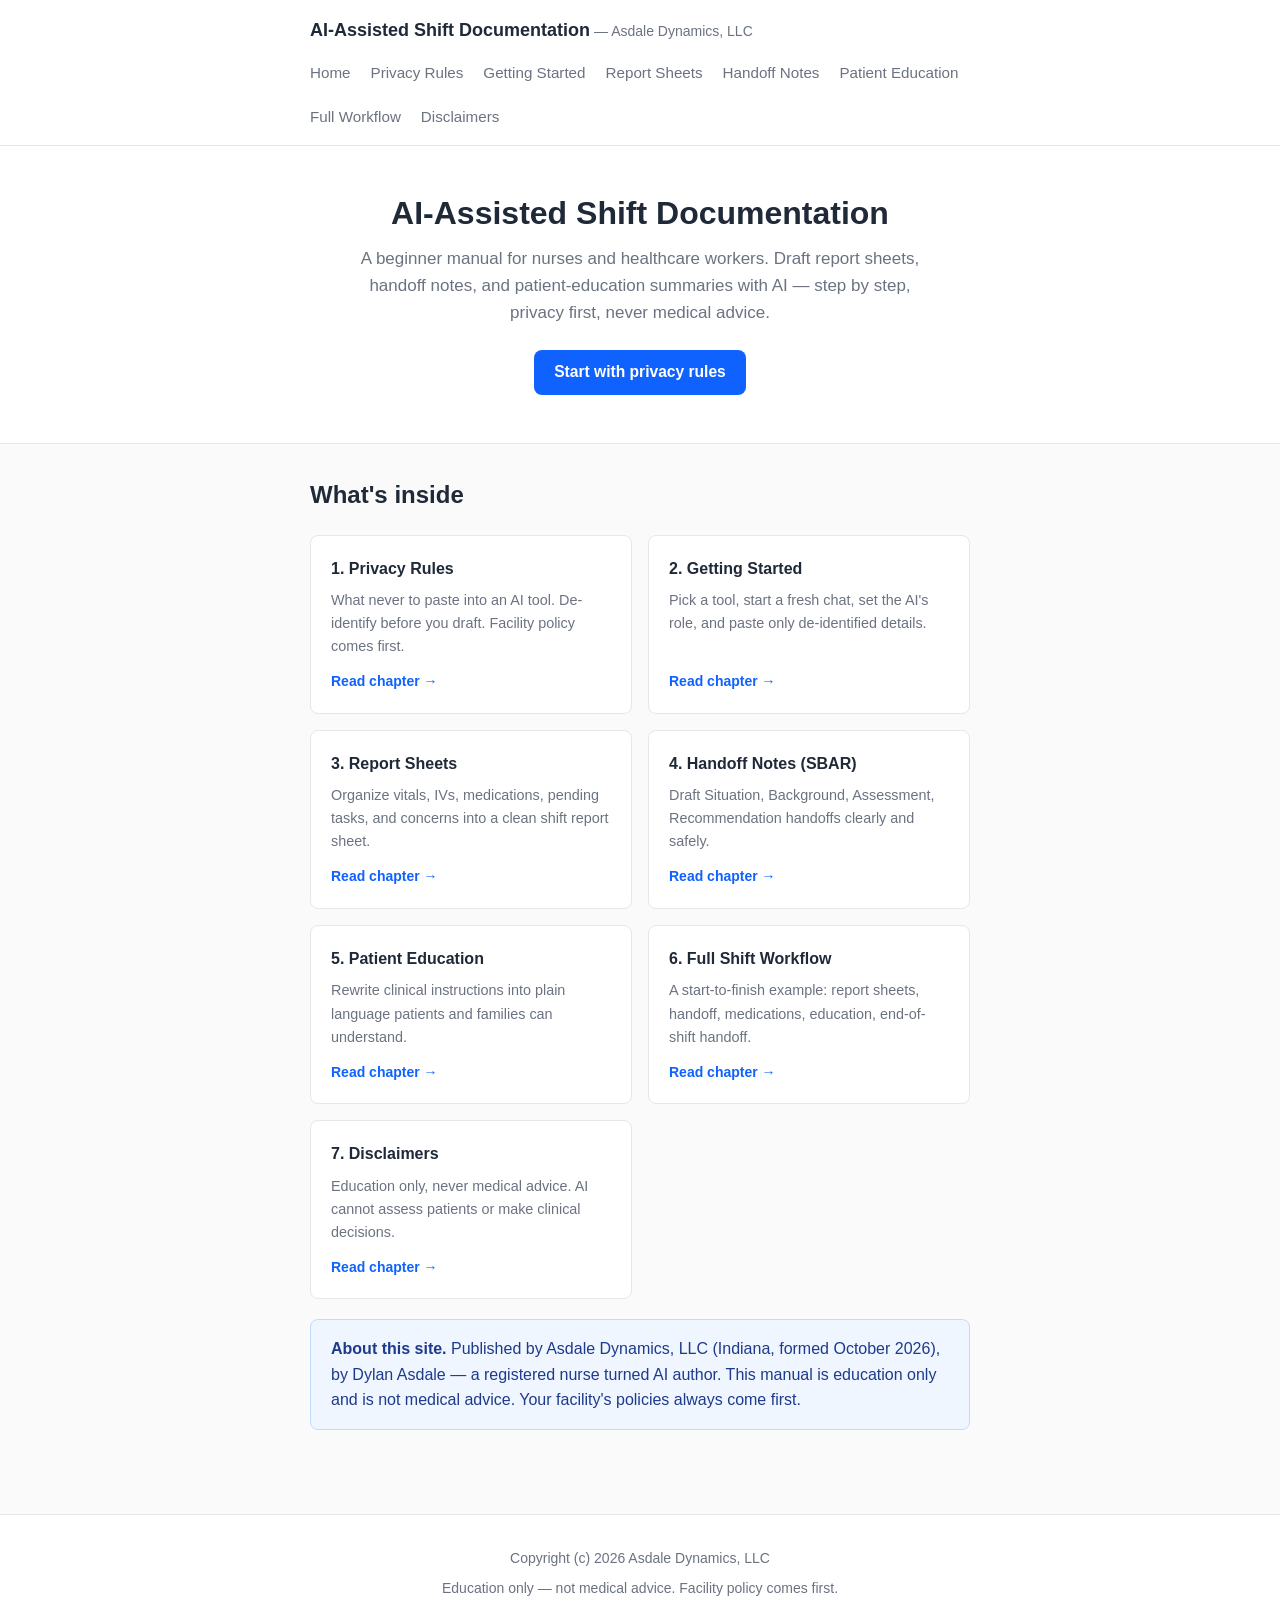
<file: site/index.html>
<!DOCTYPE html>
<html lang="en">
<head>
<meta charset="utf-8">
<meta name="viewport" content="width=device-width, initial-scale=1">
<title>AI-Assisted Shift Documentation — Asdale Dynamics, LLC</title>
<link rel="stylesheet" href="style.css">
</head>
<body>

<header class="site-header">
  <div class="inner">
    <a class="brand" href="index.html">AI-Assisted Shift Documentation<span class="llc">— Asdale Dynamics, LLC</span></a>
    <nav class="nav">
      <a href="index.html">Home</a>
      <a href="privacy.html">Privacy Rules</a>
      <a href="getting-started.html">Getting Started</a>
      <a href="report-sheets.html">Report Sheets</a>
      <a href="handoff-notes.html">Handoff Notes</a>
      <a href="patient-education.html">Patient Education</a>
      <a href="workflow.html">Full Workflow</a>
      <a href="disclaimers.html">Disclaimers</a>
    </nav>
  </div>
</header>

<section class="hero">
  <h1>AI-Assisted Shift Documentation</h1>
  <p>A beginner manual for nurses and healthcare workers. Draft report sheets, handoff notes, and patient-education summaries with AI — step by step, privacy first, never medical advice.</p>
  <a class="cta" href="privacy.html">Start with privacy rules</a>
</section>

<div class="container">
  <h2 style="margin-top:0">What's inside</h2>
  <div class="chapter-grid">
    <article class="chapter-card">
      <h3>1. Privacy Rules</h3>
      <p>What never to paste into an AI tool. De-identify before you draft. Facility policy comes first.</p>
      <a href="privacy.html">Read chapter &rarr;</a>
    </article>
    <article class="chapter-card">
      <h3>2. Getting Started</h3>
      <p>Pick a tool, start a fresh chat, set the AI's role, and paste only de-identified details.</p>
      <a href="getting-started.html">Read chapter &rarr;</a>
    </article>
    <article class="chapter-card">
      <h3>3. Report Sheets</h3>
      <p>Organize vitals, IVs, medications, pending tasks, and concerns into a clean shift report sheet.</p>
      <a href="report-sheets.html">Read chapter &rarr;</a>
    </article>
    <article class="chapter-card">
      <h3>4. Handoff Notes (SBAR)</h3>
      <p>Draft Situation, Background, Assessment, Recommendation handoffs clearly and safely.</p>
      <a href="handoff-notes.html">Read chapter &rarr;</a>
    </article>
    <article class="chapter-card">
      <h3>5. Patient Education</h3>
      <p>Rewrite clinical instructions into plain language patients and families can understand.</p>
      <a href="patient-education.html">Read chapter &rarr;</a>
    </article>
    <article class="chapter-card">
      <h3>6. Full Shift Workflow</h3>
      <p>A start-to-finish example: report sheets, handoff, medications, education, end-of-shift handoff.</p>
      <a href="workflow.html">Read chapter &rarr;</a>
    </article>
    <article class="chapter-card">
      <h3>7. Disclaimers</h3>
      <p>Education only, never medical advice. AI cannot assess patients or make clinical decisions.</p>
      <a href="disclaimers.html">Read chapter &rarr;</a>
    </article>
  </div>

  <div class="callout info">
    <b>About this site.</b> Published by Asdale Dynamics, LLC (Indiana, formed October 2026), by Dylan Asdale — a registered nurse turned AI author. This manual is education only and is not medical advice. Your facility's policies always come first.
  </div>
</div>

<footer class="site-footer">
  <div class="small">Copyright (c) 2026 Asdale Dynamics, LLC</div>
  <div class="small">Education only — not medical advice. Facility policy comes first.</div>
</footer>

</body>
</html>
</file>
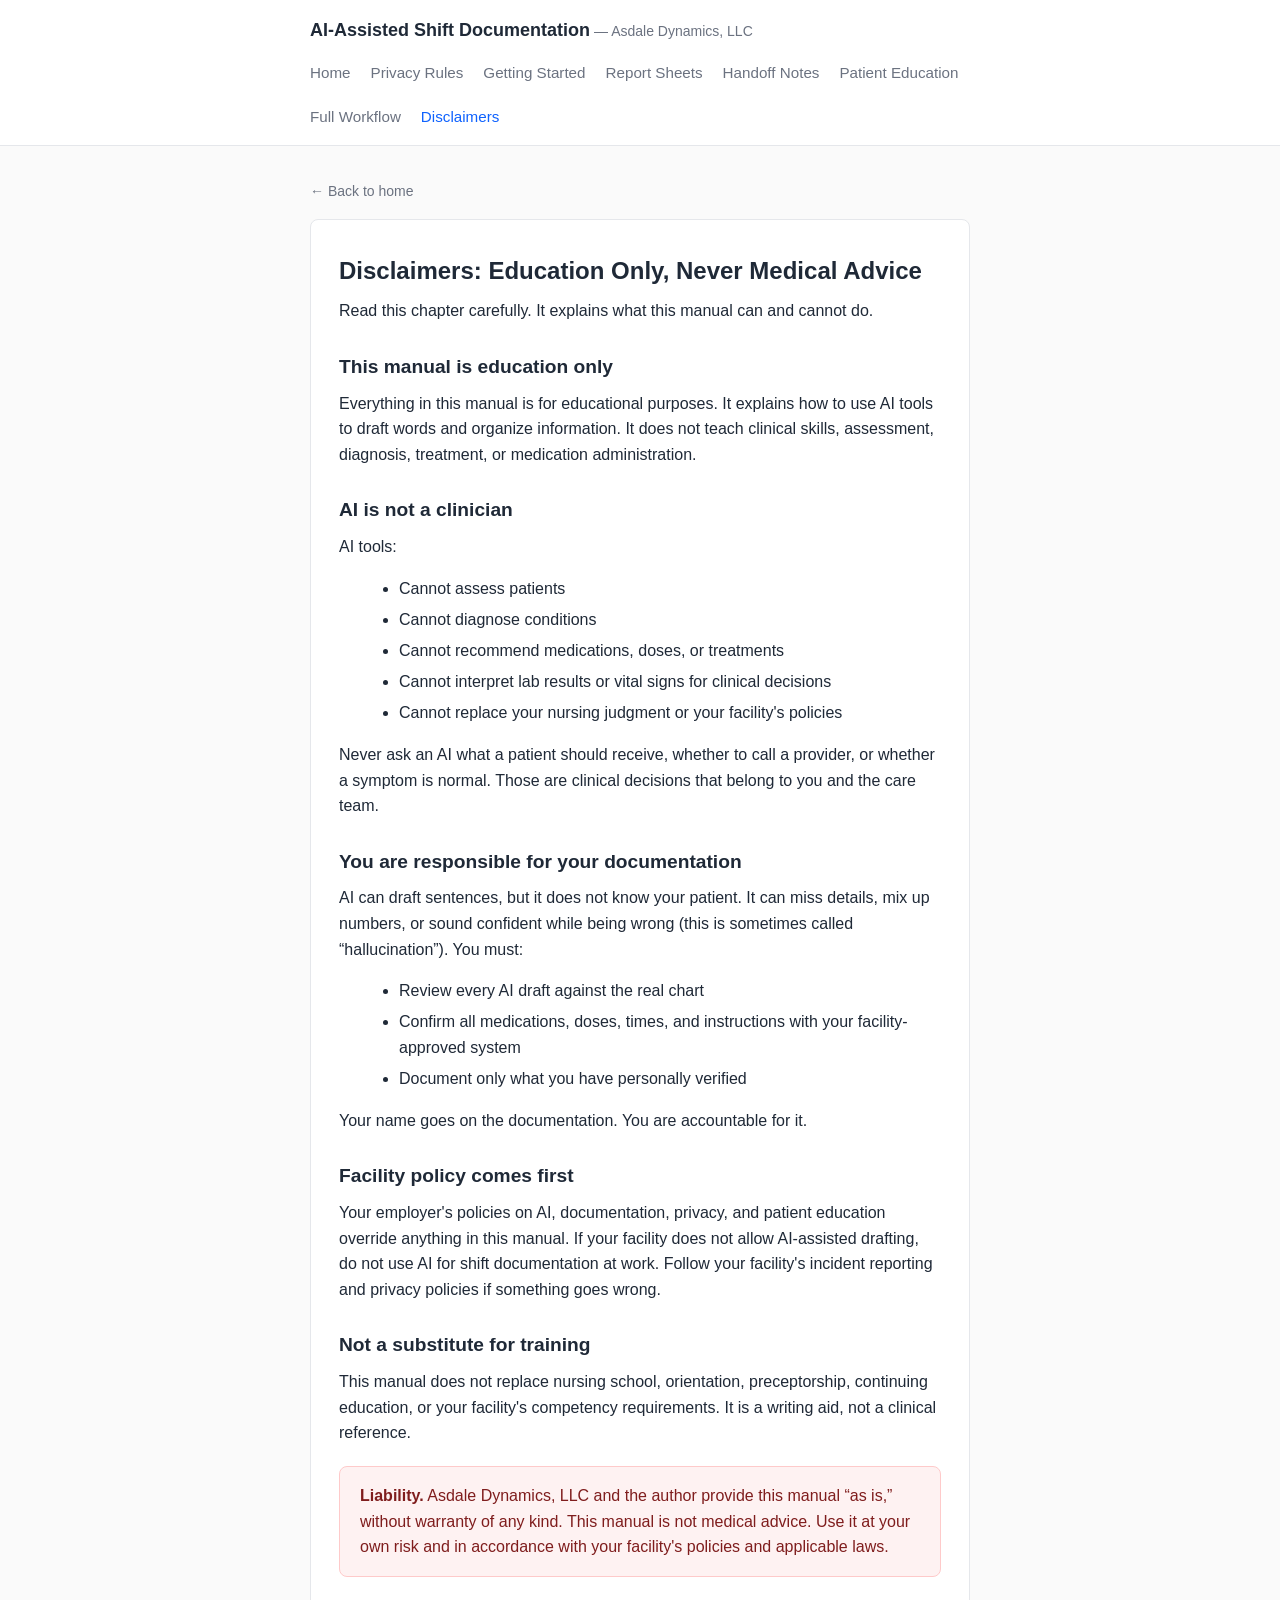
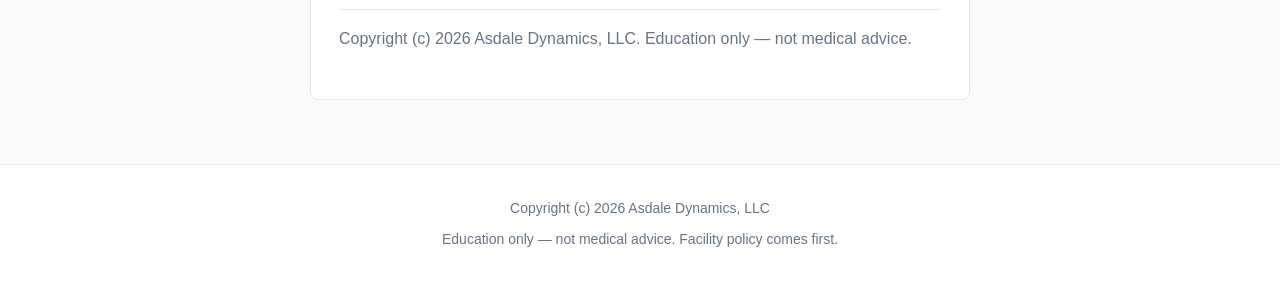
<file: site/disclaimers.html>
<!DOCTYPE html>
<html lang="en">
<head>
<meta charset="utf-8">
<meta name="viewport" content="width=device-width, initial-scale=1">
<title>Disclaimers — AI-Assisted Shift Documentation</title>
<link rel="stylesheet" href="style.css">
</head>
<body>

<header class="site-header">
  <div class="inner">
    <a class="brand" href="index.html">AI-Assisted Shift Documentation<span class="llc">— Asdale Dynamics, LLC</span></a>
    <nav class="nav">
      <a href="index.html">Home</a>
      <a href="privacy.html">Privacy Rules</a>
      <a href="getting-started.html">Getting Started</a>
      <a href="report-sheets.html">Report Sheets</a>
      <a href="handoff-notes.html">Handoff Notes</a>
      <a href="patient-education.html">Patient Education</a>
      <a href="workflow.html">Full Workflow</a>
      <a href="disclaimers.html" class="active">Disclaimers</a>
    </nav>
  </div>
</header>

<div class="container">
  <a class="back" href="index.html">&larr; Back to home</a>

  <article class="article">
    <h1>Disclaimers: Education Only, Never Medical Advice</h1>
    <p>Read this chapter carefully. It explains what this manual can and cannot do.</p>

    <h2>This manual is education only</h2>
    <p>Everything in this manual is for educational purposes. It explains how to use AI tools to draft words and organize information. It does not teach clinical skills, assessment, diagnosis, treatment, or medication administration.</p>

    <h2>AI is not a clinician</h2>
    <p>AI tools:</p>
    <ul>
      <li>Cannot assess patients</li>
      <li>Cannot diagnose conditions</li>
      <li>Cannot recommend medications, doses, or treatments</li>
      <li>Cannot interpret lab results or vital signs for clinical decisions</li>
      <li>Cannot replace your nursing judgment or your facility's policies</li>
    </ul>
    <p>Never ask an AI what a patient should receive, whether to call a provider, or whether a symptom is normal. Those are clinical decisions that belong to you and the care team.</p>

    <h2>You are responsible for your documentation</h2>
    <p>AI can draft sentences, but it does not know your patient. It can miss details, mix up numbers, or sound confident while being wrong (this is sometimes called &ldquo;hallucination&rdquo;). You must:</p>
    <ul>
      <li>Review every AI draft against the real chart</li>
      <li>Confirm all medications, doses, times, and instructions with your facility-approved system</li>
      <li>Document only what you have personally verified</li>
    </ul>
    <p>Your name goes on the documentation. You are accountable for it.</p>

    <h2>Facility policy comes first</h2>
    <p>Your employer's policies on AI, documentation, privacy, and patient education override anything in this manual. If your facility does not allow AI-assisted drafting, do not use AI for shift documentation at work. Follow your facility's incident reporting and privacy policies if something goes wrong.</p>

    <h2>Not a substitute for training</h2>
    <p>This manual does not replace nursing school, orientation, preceptorship, continuing education, or your facility's competency requirements. It is a writing aid, not a clinical reference.</p>

    <div class="callout warn">
      <b>Liability.</b> Asdale Dynamics, LLC and the author provide this manual &ldquo;as is,&rdquo; without warranty of any kind. This manual is not medical advice. Use it at your own risk and in accordance with your facility's policies and applicable laws.
    </div>

    <p class="small" style="color:var(--muted);border-top:1px solid var(--line);margin-top:2rem;padding-top:1rem">Copyright (c) 2026 Asdale Dynamics, LLC. Education only — not medical advice.</p>
  </article>
</div>

<footer class="site-footer">
  <div class="small">Copyright (c) 2026 Asdale Dynamics, LLC</div>
  <div class="small">Education only — not medical advice. Facility policy comes first.</div>
</footer>

</body>
</html>
</file>
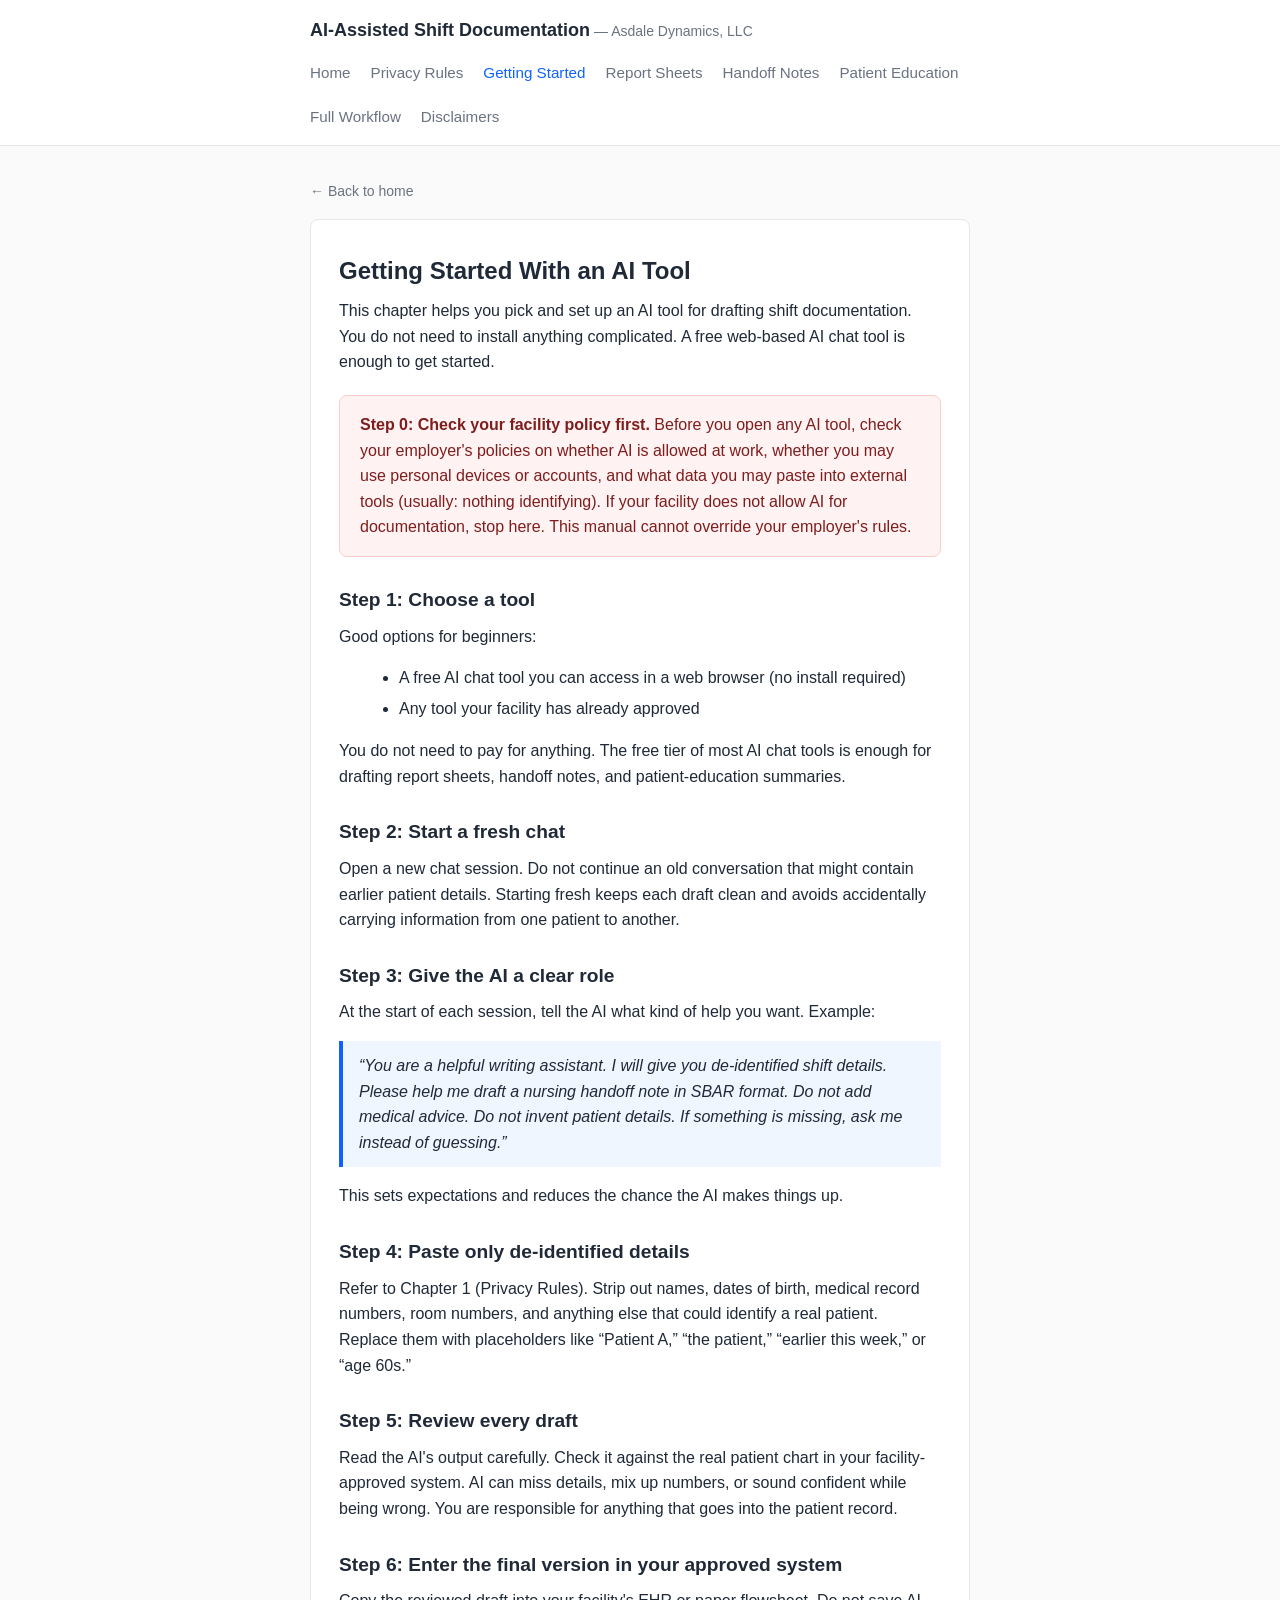
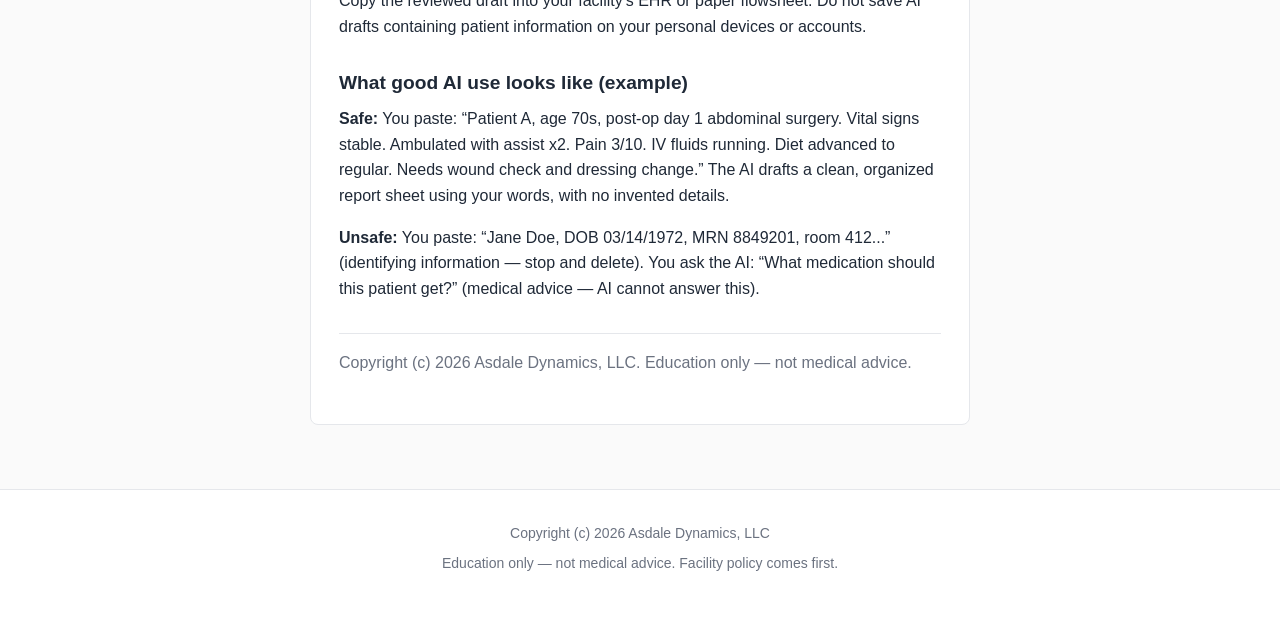
<file: site/getting-started.html>
<!DOCTYPE html>
<html lang="en">
<head>
<meta charset="utf-8">
<meta name="viewport" content="width=device-width, initial-scale=1">
<title>Getting Started — AI-Assisted Shift Documentation</title>
<link rel="stylesheet" href="style.css">
</head>
<body>

<header class="site-header">
  <div class="inner">
    <a class="brand" href="index.html">AI-Assisted Shift Documentation<span class="llc">— Asdale Dynamics, LLC</span></a>
    <nav class="nav">
      <a href="index.html">Home</a>
      <a href="privacy.html">Privacy Rules</a>
      <a href="getting-started.html" class="active">Getting Started</a>
      <a href="report-sheets.html">Report Sheets</a>
      <a href="handoff-notes.html">Handoff Notes</a>
      <a href="patient-education.html">Patient Education</a>
      <a href="workflow.html">Full Workflow</a>
      <a href="disclaimers.html">Disclaimers</a>
    </nav>
  </div>
</header>

<div class="container">
  <a class="back" href="index.html">&larr; Back to home</a>

  <article class="article">
    <h1>Getting Started With an AI Tool</h1>
    <p>This chapter helps you pick and set up an AI tool for drafting shift documentation. You do not need to install anything complicated. A free web-based AI chat tool is enough to get started.</p>

    <div class="callout warn">
      <b>Step 0: Check your facility policy first.</b> Before you open any AI tool, check your employer's policies on whether AI is allowed at work, whether you may use personal devices or accounts, and what data you may paste into external tools (usually: nothing identifying). If your facility does not allow AI for documentation, stop here. This manual cannot override your employer's rules.
    </div>

    <h2>Step 1: Choose a tool</h2>
    <p>Good options for beginners:</p>
    <ul>
      <li>A free AI chat tool you can access in a web browser (no install required)</li>
      <li>Any tool your facility has already approved</li>
    </ul>
    <p>You do not need to pay for anything. The free tier of most AI chat tools is enough for drafting report sheets, handoff notes, and patient-education summaries.</p>

    <h2>Step 2: Start a fresh chat</h2>
    <p>Open a new chat session. Do not continue an old conversation that might contain earlier patient details. Starting fresh keeps each draft clean and avoids accidentally carrying information from one patient to another.</p>

    <h2>Step 3: Give the AI a clear role</h2>
    <p>At the start of each session, tell the AI what kind of help you want. Example:</p>
    <div class="quote">&ldquo;You are a helpful writing assistant. I will give you de-identified shift details. Please help me draft a nursing handoff note in SBAR format. Do not add medical advice. Do not invent patient details. If something is missing, ask me instead of guessing.&rdquo;</div>
    <p>This sets expectations and reduces the chance the AI makes things up.</p>

    <h2>Step 4: Paste only de-identified details</h2>
    <p>Refer to Chapter 1 (Privacy Rules). Strip out names, dates of birth, medical record numbers, room numbers, and anything else that could identify a real patient. Replace them with placeholders like &ldquo;Patient A,&rdquo; &ldquo;the patient,&rdquo; &ldquo;earlier this week,&rdquo; or &ldquo;age 60s.&rdquo;</p>

    <h2>Step 5: Review every draft</h2>
    <p>Read the AI's output carefully. Check it against the real patient chart in your facility-approved system. AI can miss details, mix up numbers, or sound confident while being wrong. You are responsible for anything that goes into the patient record.</p>

    <h2>Step 6: Enter the final version in your approved system</h2>
    <p>Copy the reviewed draft into your facility's EHR or paper flowsheet. Do not save AI drafts containing patient information on your personal devices or accounts.</p>

    <h2>What good AI use looks like (example)</h2>
    <p><b>Safe:</b> You paste: &ldquo;Patient A, age 70s, post-op day 1 abdominal surgery. Vital signs stable. Ambulated with assist x2. Pain 3/10. IV fluids running. Diet advanced to regular. Needs wound check and dressing change.&rdquo; The AI drafts a clean, organized report sheet using your words, with no invented details.</p>
    <p><b>Unsafe:</b> You paste: &ldquo;Jane Doe, DOB 03/14/1972, MRN 8849201, room 412...&rdquo; (identifying information — stop and delete). You ask the AI: &ldquo;What medication should this patient get?&rdquo; (medical advice — AI cannot answer this).</p>

    <p class="small" style="color:var(--muted);border-top:1px solid var(--line);margin-top:2rem;padding-top:1rem">Copyright (c) 2026 Asdale Dynamics, LLC. Education only — not medical advice.</p>
  </article>
</div>

<footer class="site-footer">
  <div class="small">Copyright (c) 2026 Asdale Dynamics, LLC</div>
  <div class="small">Education only — not medical advice. Facility policy comes first.</div>
</footer>

</body>
</html>
</file>
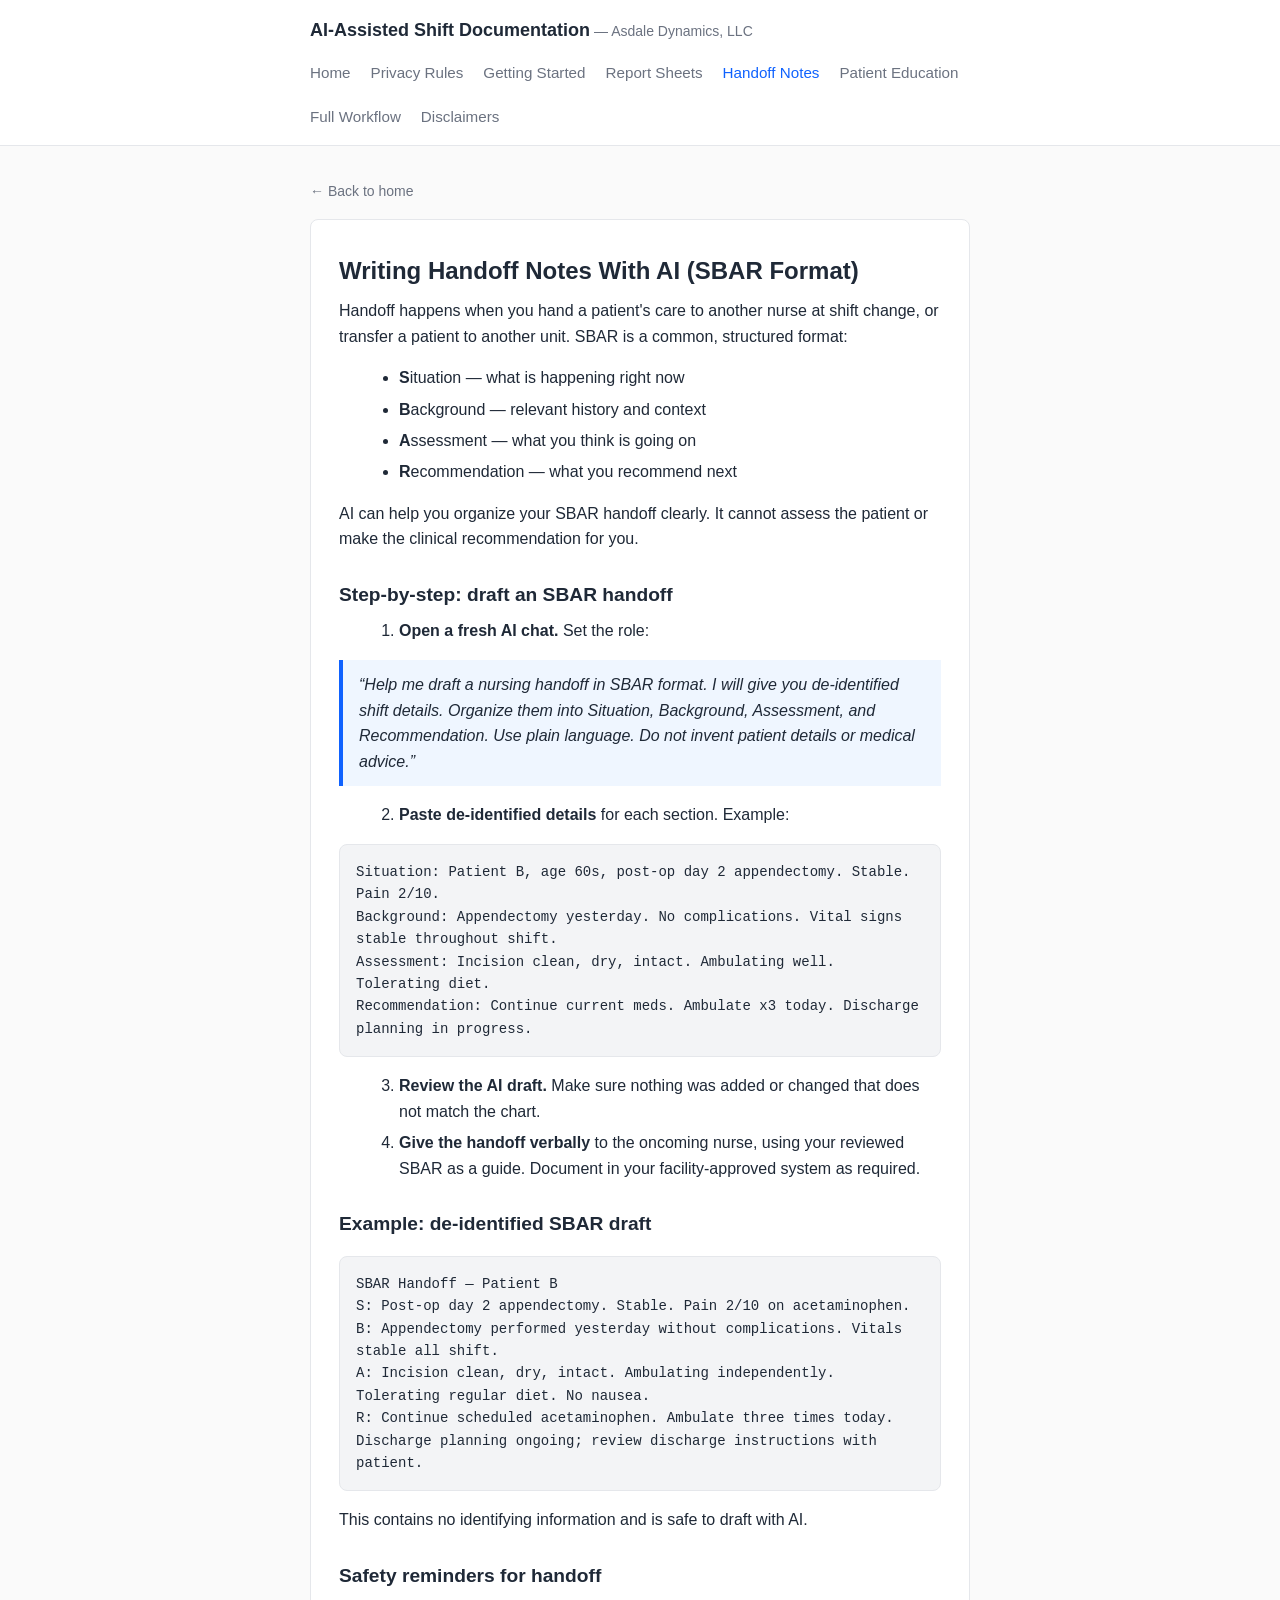
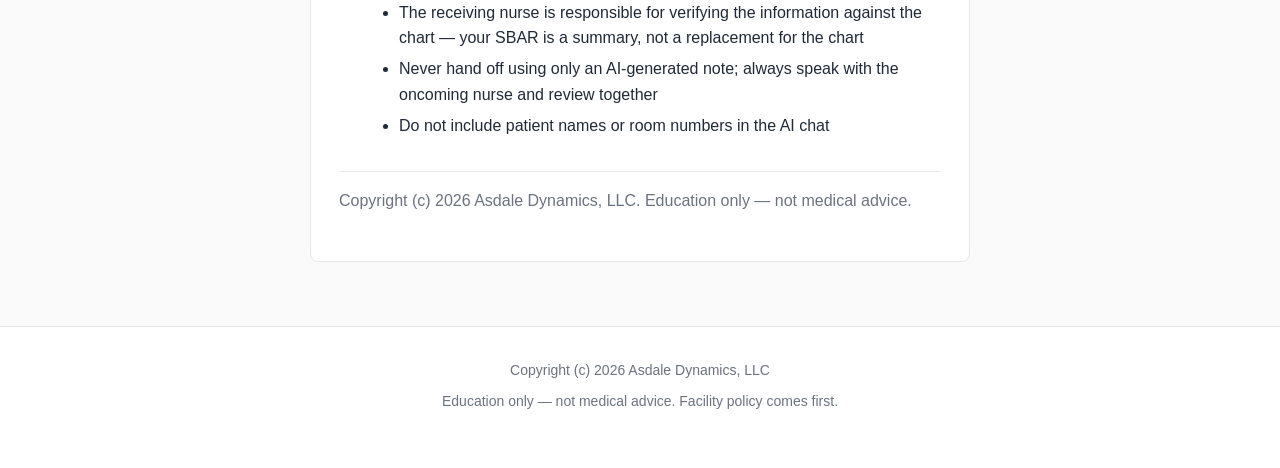
<file: site/handoff-notes.html>
<!DOCTYPE html>
<html lang="en">
<head>
<meta charset="utf-8">
<meta name="viewport" content="width=device-width, initial-scale=1">
<title>Handoff Notes (SBAR) — AI-Assisted Shift Documentation</title>
<link rel="stylesheet" href="style.css">
</head>
<body>

<header class="site-header">
  <div class="inner">
    <a class="brand" href="index.html">AI-Assisted Shift Documentation<span class="llc">— Asdale Dynamics, LLC</span></a>
    <nav class="nav">
      <a href="index.html">Home</a>
      <a href="privacy.html">Privacy Rules</a>
      <a href="getting-started.html">Getting Started</a>
      <a href="report-sheets.html">Report Sheets</a>
      <a href="handoff-notes.html" class="active">Handoff Notes</a>
      <a href="patient-education.html">Patient Education</a>
      <a href="workflow.html">Full Workflow</a>
      <a href="disclaimers.html">Disclaimers</a>
    </nav>
  </div>
</header>

<div class="container">
  <a class="back" href="index.html">&larr; Back to home</a>

  <article class="article">
    <h1>Writing Handoff Notes With AI (SBAR Format)</h1>
    <p>Handoff happens when you hand a patient's care to another nurse at shift change, or transfer a patient to another unit. SBAR is a common, structured format:</p>
    <ul>
      <li><b>S</b>ituation — what is happening right now</li>
      <li><b>B</b>ackground — relevant history and context</li>
      <li><b>A</b>ssessment — what you think is going on</li>
      <li><b>R</b>ecommendation — what you recommend next</li>
    </ul>
    <p>AI can help you organize your SBAR handoff clearly. It cannot assess the patient or make the clinical recommendation for you.</p>

    <h2>Step-by-step: draft an SBAR handoff</h2>
    <ol>
      <li><b>Open a fresh AI chat.</b> Set the role:</li>
    </ol>
    <div class="quote">&ldquo;Help me draft a nursing handoff in SBAR format. I will give you de-identified shift details. Organize them into Situation, Background, Assessment, and Recommendation. Use plain language. Do not invent patient details or medical advice.&rdquo;</div>
    <ol start="2">
      <li><b>Paste de-identified details</b> for each section. Example:</li>
    </ol>
    <div class="pre">Situation: Patient B, age 60s, post-op day 2 appendectomy. Stable. Pain 2/10.
Background: Appendectomy yesterday. No complications. Vital signs stable throughout shift.
Assessment: Incision clean, dry, intact. Ambulating well. Tolerating diet.
Recommendation: Continue current meds. Ambulate x3 today. Discharge planning in progress.</div>
    <ol start="3">
      <li><b>Review the AI draft.</b> Make sure nothing was added or changed that does not match the chart.</li>
      <li><b>Give the handoff verbally</b> to the oncoming nurse, using your reviewed SBAR as a guide. Document in your facility-approved system as required.</li>
    </ol>

    <h2>Example: de-identified SBAR draft</h2>
    <div class="pre">SBAR Handoff — Patient B
S: Post-op day 2 appendectomy. Stable. Pain 2/10 on acetaminophen.
B: Appendectomy performed yesterday without complications. Vitals stable all shift.
A: Incision clean, dry, intact. Ambulating independently. Tolerating regular diet. No nausea.
R: Continue scheduled acetaminophen. Ambulate three times today. Discharge planning ongoing; review discharge instructions with patient.</div>
    <p>This contains no identifying information and is safe to draft with AI.</p>

    <h2>Safety reminders for handoff</h2>
    <ul>
      <li>The receiving nurse is responsible for verifying the information against the chart — your SBAR is a summary, not a replacement for the chart</li>
      <li>Never hand off using only an AI-generated note; always speak with the oncoming nurse and review together</li>
      <li>Do not include patient names or room numbers in the AI chat</li>
    </ul>

    <p class="small" style="color:var(--muted);border-top:1px solid var(--line);margin-top:2rem;padding-top:1rem">Copyright (c) 2026 Asdale Dynamics, LLC. Education only — not medical advice.</p>
  </article>
</div>

<footer class="site-footer">
  <div class="small">Copyright (c) 2026 Asdale Dynamics, LLC</div>
  <div class="small">Education only — not medical advice. Facility policy comes first.</div>
</footer>

</body>
</html>
</file>
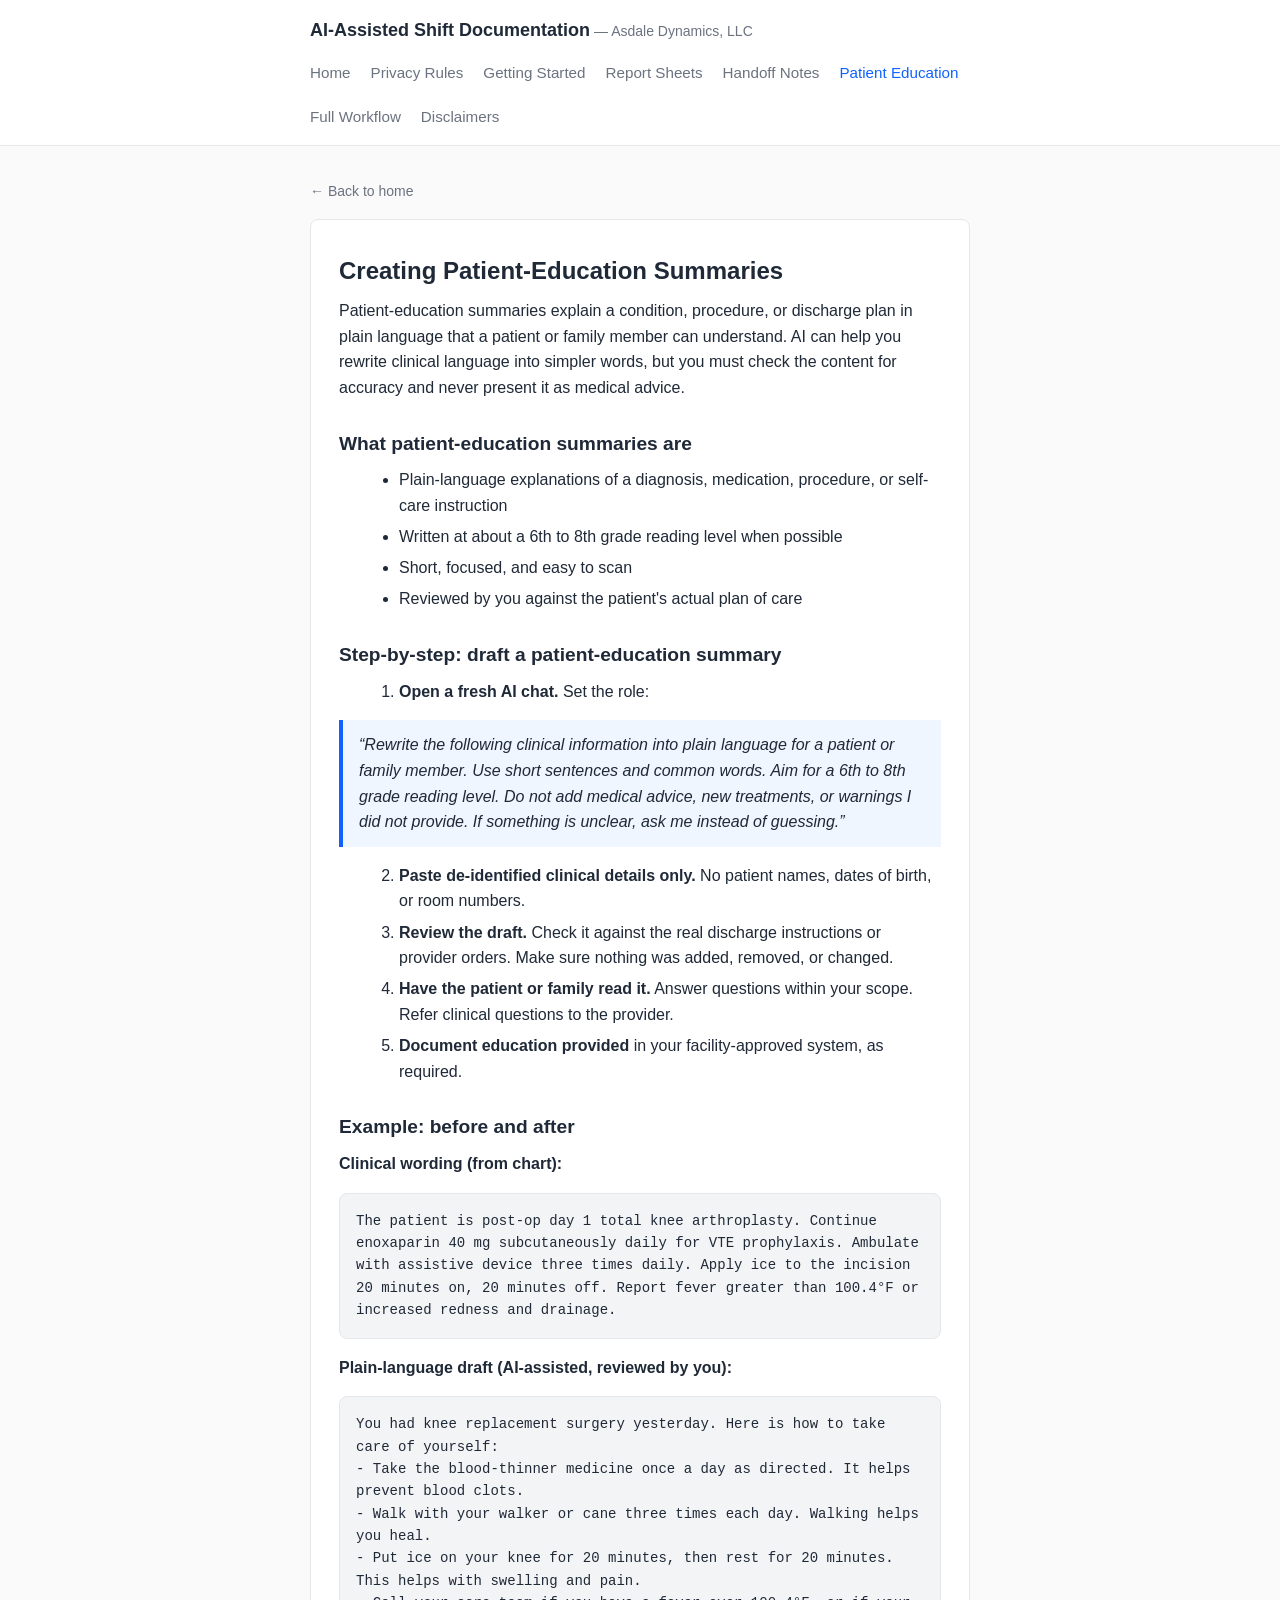
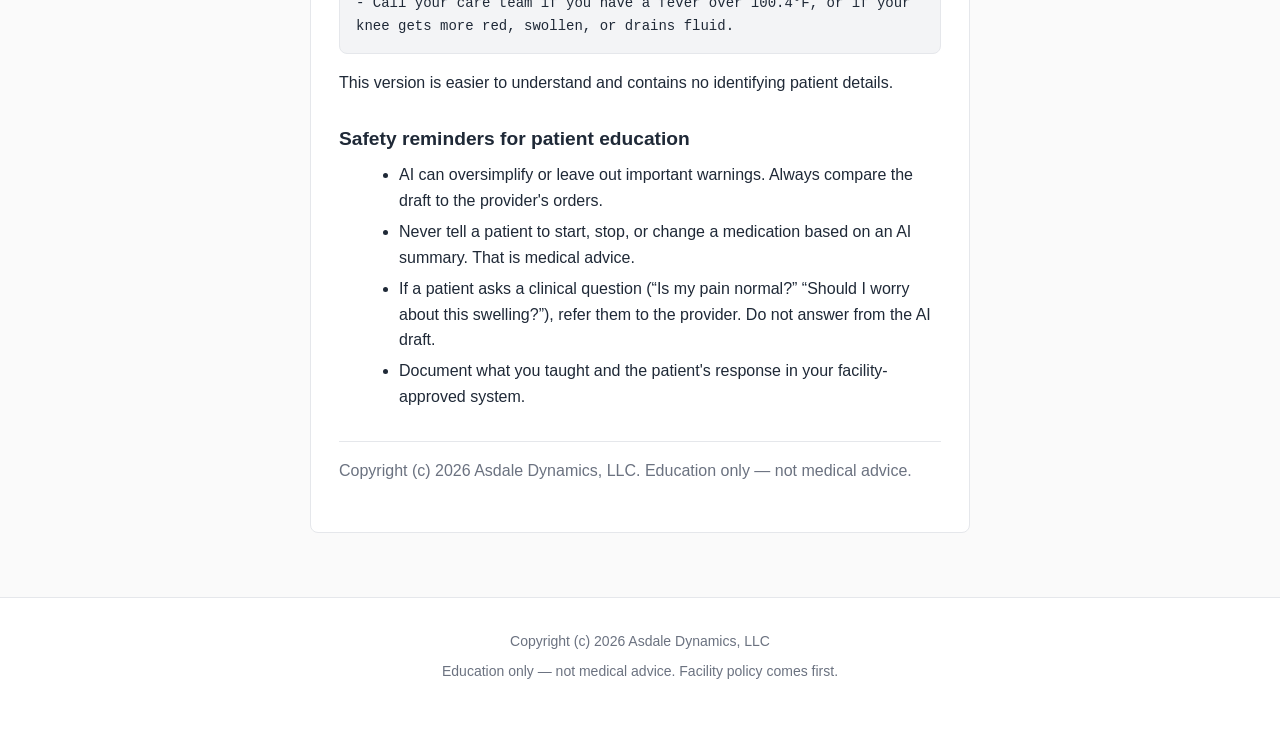
<file: site/patient-education.html>
<!DOCTYPE html>
<html lang="en">
<head>
<meta charset="utf-8">
<meta name="viewport" content="width=device-width, initial-scale=1">
<title>Patient Education — AI-Assisted Shift Documentation</title>
<link rel="stylesheet" href="style.css">
</head>
<body>

<header class="site-header">
  <div class="inner">
    <a class="brand" href="index.html">AI-Assisted Shift Documentation<span class="llc">— Asdale Dynamics, LLC</span></a>
    <nav class="nav">
      <a href="index.html">Home</a>
      <a href="privacy.html">Privacy Rules</a>
      <a href="getting-started.html">Getting Started</a>
      <a href="report-sheets.html">Report Sheets</a>
      <a href="handoff-notes.html">Handoff Notes</a>
      <a href="patient-education.html" class="active">Patient Education</a>
      <a href="workflow.html">Full Workflow</a>
      <a href="disclaimers.html">Disclaimers</a>
    </nav>
  </div>
</header>

<div class="container">
  <a class="back" href="index.html">&larr; Back to home</a>

  <article class="article">
    <h1>Creating Patient-Education Summaries</h1>
    <p>Patient-education summaries explain a condition, procedure, or discharge plan in plain language that a patient or family member can understand. AI can help you rewrite clinical language into simpler words, but you must check the content for accuracy and never present it as medical advice.</p>

    <h2>What patient-education summaries are</h2>
    <ul>
      <li>Plain-language explanations of a diagnosis, medication, procedure, or self-care instruction</li>
      <li>Written at about a 6th to 8th grade reading level when possible</li>
      <li>Short, focused, and easy to scan</li>
      <li>Reviewed by you against the patient's actual plan of care</li>
    </ul>

    <h2>Step-by-step: draft a patient-education summary</h2>
    <ol>
      <li><b>Open a fresh AI chat.</b> Set the role:</li>
    </ol>
    <div class="quote">&ldquo;Rewrite the following clinical information into plain language for a patient or family member. Use short sentences and common words. Aim for a 6th to 8th grade reading level. Do not add medical advice, new treatments, or warnings I did not provide. If something is unclear, ask me instead of guessing.&rdquo;</div>
    <ol start="2">
      <li><b>Paste de-identified clinical details only.</b> No patient names, dates of birth, or room numbers.</li>
      <li><b>Review the draft.</b> Check it against the real discharge instructions or provider orders. Make sure nothing was added, removed, or changed.</li>
      <li><b>Have the patient or family read it.</b> Answer questions within your scope. Refer clinical questions to the provider.</li>
      <li><b>Document education provided</b> in your facility-approved system, as required.</li>
    </ol>

    <h2>Example: before and after</h2>
    <p><b>Clinical wording (from chart):</b></p>
    <div class="pre">The patient is post-op day 1 total knee arthroplasty. Continue enoxaparin 40 mg subcutaneously daily for VTE prophylaxis. Ambulate with assistive device three times daily. Apply ice to the incision 20 minutes on, 20 minutes off. Report fever greater than 100.4°F or increased redness and drainage.</div>
    <p><b>Plain-language draft (AI-assisted, reviewed by you):</b></p>
    <div class="pre">You had knee replacement surgery yesterday. Here is how to take care of yourself:
- Take the blood-thinner medicine once a day as directed. It helps prevent blood clots.
- Walk with your walker or cane three times each day. Walking helps you heal.
- Put ice on your knee for 20 minutes, then rest for 20 minutes. This helps with swelling and pain.
- Call your care team if you have a fever over 100.4°F, or if your knee gets more red, swollen, or drains fluid.</div>
    <p>This version is easier to understand and contains no identifying patient details.</p>

    <h2>Safety reminders for patient education</h2>
    <ul>
      <li>AI can oversimplify or leave out important warnings. Always compare the draft to the provider's orders.</li>
      <li>Never tell a patient to start, stop, or change a medication based on an AI summary. That is medical advice.</li>
      <li>If a patient asks a clinical question (&ldquo;Is my pain normal?&rdquo; &ldquo;Should I worry about this swelling?&rdquo;), refer them to the provider. Do not answer from the AI draft.</li>
      <li>Document what you taught and the patient's response in your facility-approved system.</li>
    </ul>

    <p class="small" style="color:var(--muted);border-top:1px solid var(--line);margin-top:2rem;padding-top:1rem">Copyright (c) 2026 Asdale Dynamics, LLC. Education only — not medical advice.</p>
  </article>
</div>

<footer class="site-footer">
  <div class="small">Copyright (c) 2026 Asdale Dynamics, LLC</div>
  <div class="small">Education only — not medical advice. Facility policy comes first.</div>
</footer>

</body>
</html>
</file>
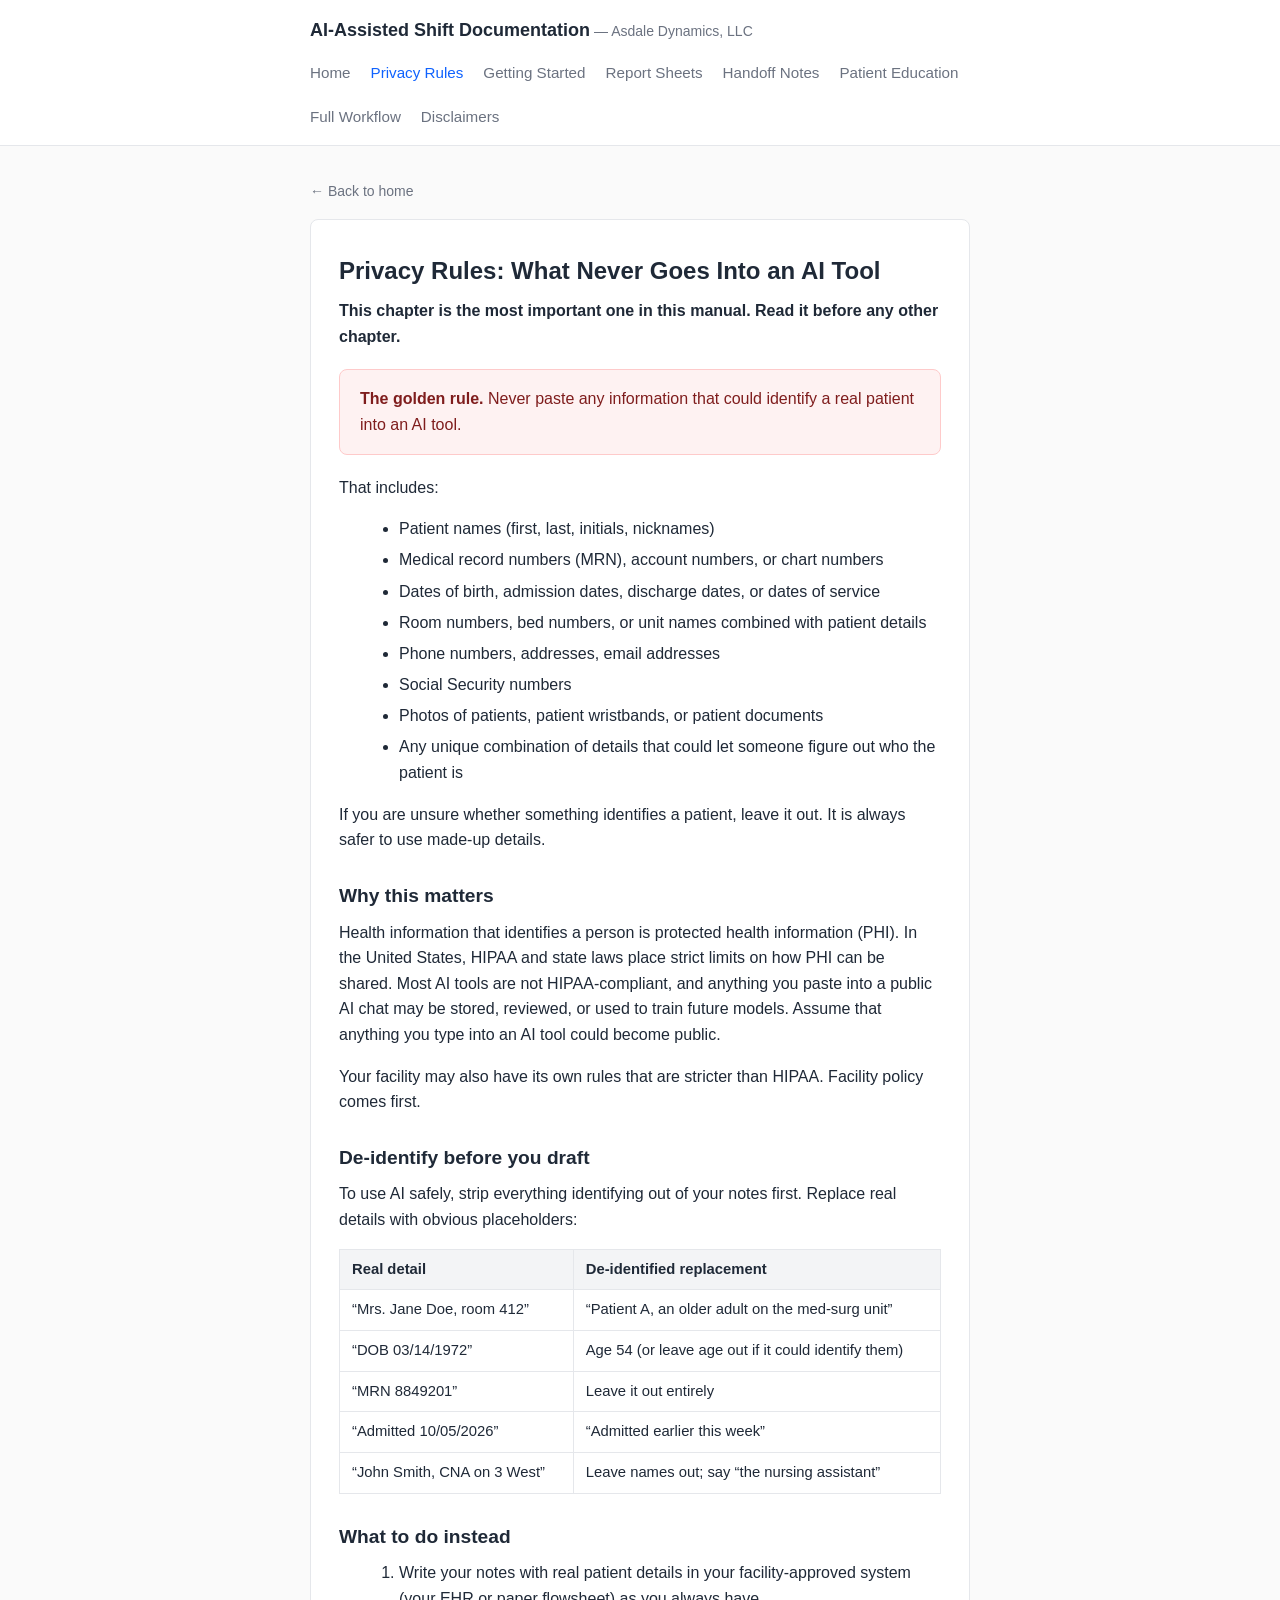
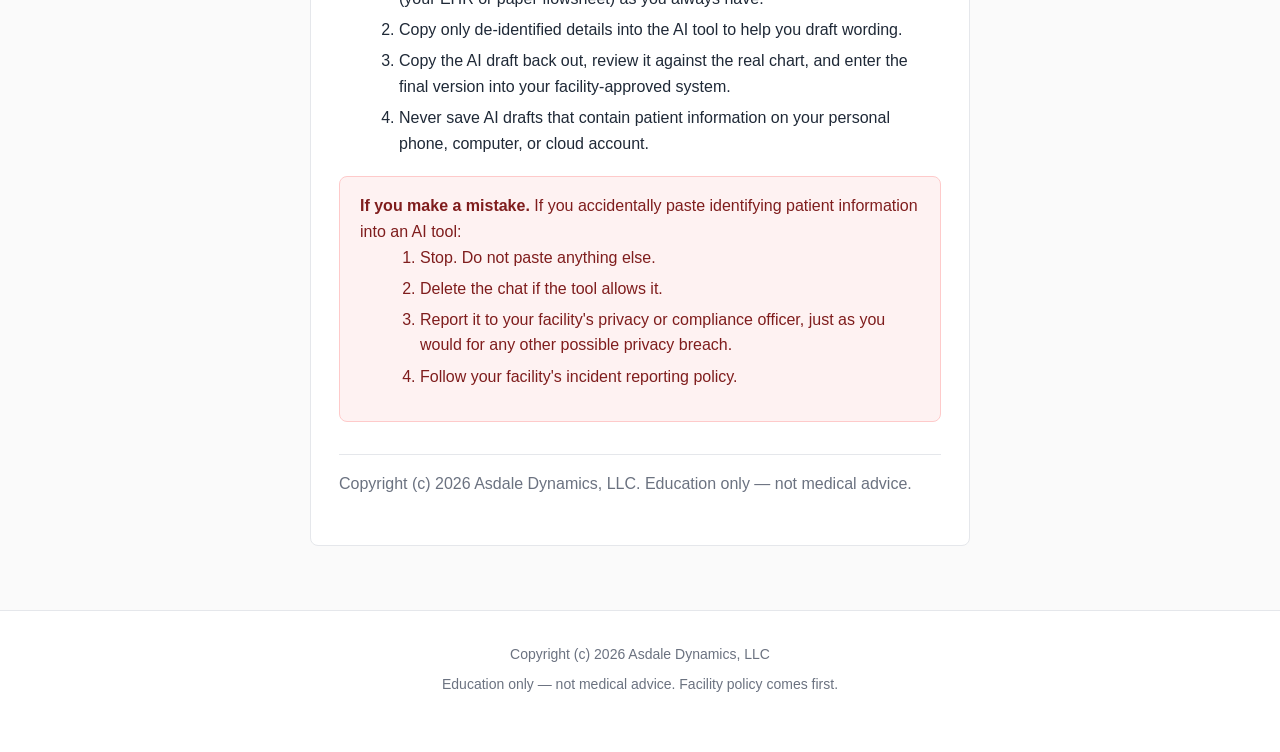
<file: site/privacy.html>
<!DOCTYPE html>
<html lang="en">
<head>
<meta charset="utf-8">
<meta name="viewport" content="width=device-width, initial-scale=1">
<title>Privacy Rules — AI-Assisted Shift Documentation</title>
<link rel="stylesheet" href="style.css">
</head>
<body>

<header class="site-header">
  <div class="inner">
    <a class="brand" href="index.html">AI-Assisted Shift Documentation<span class="llc">— Asdale Dynamics, LLC</span></a>
    <nav class="nav">
      <a href="index.html">Home</a>
      <a href="privacy.html" class="active">Privacy Rules</a>
      <a href="getting-started.html">Getting Started</a>
      <a href="report-sheets.html">Report Sheets</a>
      <a href="handoff-notes.html">Handoff Notes</a>
      <a href="patient-education.html">Patient Education</a>
      <a href="workflow.html">Full Workflow</a>
      <a href="disclaimers.html">Disclaimers</a>
    </nav>
  </div>
</header>

<div class="container">
  <a class="back" href="index.html">&larr; Back to home</a>

  <article class="article">
    <h1>Privacy Rules: What Never Goes Into an AI Tool</h1>
    <p><b>This chapter is the most important one in this manual. Read it before any other chapter.</b></p>

    <div class="callout warn">
      <b>The golden rule.</b> Never paste any information that could identify a real patient into an AI tool.
    </div>

    <p>That includes:</p>
    <ul>
      <li>Patient names (first, last, initials, nicknames)</li>
      <li>Medical record numbers (MRN), account numbers, or chart numbers</li>
      <li>Dates of birth, admission dates, discharge dates, or dates of service</li>
      <li>Room numbers, bed numbers, or unit names combined with patient details</li>
      <li>Phone numbers, addresses, email addresses</li>
      <li>Social Security numbers</li>
      <li>Photos of patients, patient wristbands, or patient documents</li>
      <li>Any unique combination of details that could let someone figure out who the patient is</li>
    </ul>

    <p>If you are unsure whether something identifies a patient, leave it out. It is always safer to use made-up details.</p>

    <h2>Why this matters</h2>
    <p>Health information that identifies a person is protected health information (PHI). In the United States, HIPAA and state laws place strict limits on how PHI can be shared. Most AI tools are not HIPAA-compliant, and anything you paste into a public AI chat may be stored, reviewed, or used to train future models. Assume that anything you type into an AI tool could become public.</p>
    <p>Your facility may also have its own rules that are stricter than HIPAA. Facility policy comes first.</p>

    <h2>De-identify before you draft</h2>
    <p>To use AI safely, strip everything identifying out of your notes first. Replace real details with obvious placeholders:</p>
    <table>
      <thead>
        <tr><th>Real detail</th><th>De-identified replacement</th></tr>
      </thead>
      <tbody>
        <tr><td>&ldquo;Mrs. Jane Doe, room 412&rdquo;</td><td>&ldquo;Patient A, an older adult on the med-surg unit&rdquo;</td></tr>
        <tr><td>&ldquo;DOB 03/14/1972&rdquo;</td><td>Age 54 (or leave age out if it could identify them)</td></tr>
        <tr><td>&ldquo;MRN 8849201&rdquo;</td><td>Leave it out entirely</td></tr>
        <tr><td>&ldquo;Admitted 10/05/2026&rdquo;</td><td>&ldquo;Admitted earlier this week&rdquo;</td></tr>
        <tr><td>&ldquo;John Smith, CNA on 3 West&rdquo;</td><td>Leave names out; say &ldquo;the nursing assistant&rdquo;</td></tr>
      </tbody>
    </table>

    <h2>What to do instead</h2>
    <ol>
      <li>Write your notes with real patient details in your facility-approved system (your EHR or paper flowsheet) as you always have.</li>
      <li>Copy only de-identified details into the AI tool to help you draft wording.</li>
      <li>Copy the AI draft back out, review it against the real chart, and enter the final version into your facility-approved system.</li>
      <li>Never save AI drafts that contain patient information on your personal phone, computer, or cloud account.</li>
    </ol>

    <div class="callout warn">
      <b>If you make a mistake.</b> If you accidentally paste identifying patient information into an AI tool:
      <ol>
        <li>Stop. Do not paste anything else.</li>
        <li>Delete the chat if the tool allows it.</li>
        <li>Report it to your facility's privacy or compliance officer, just as you would for any other possible privacy breach.</li>
        <li>Follow your facility's incident reporting policy.</li>
      </ol>
    </div>

    <p class="small" style="color:var(--muted);border-top:1px solid var(--line);margin-top:2rem;padding-top:1rem">Copyright (c) 2026 Asdale Dynamics, LLC. Education only — not medical advice.</p>
  </article>
</div>

<footer class="site-footer">
  <div class="small">Copyright (c) 2026 Asdale Dynamics, LLC</div>
  <div class="small">Education only — not medical advice. Facility policy comes first.</div>
</footer>

</body>
</html>
</file>
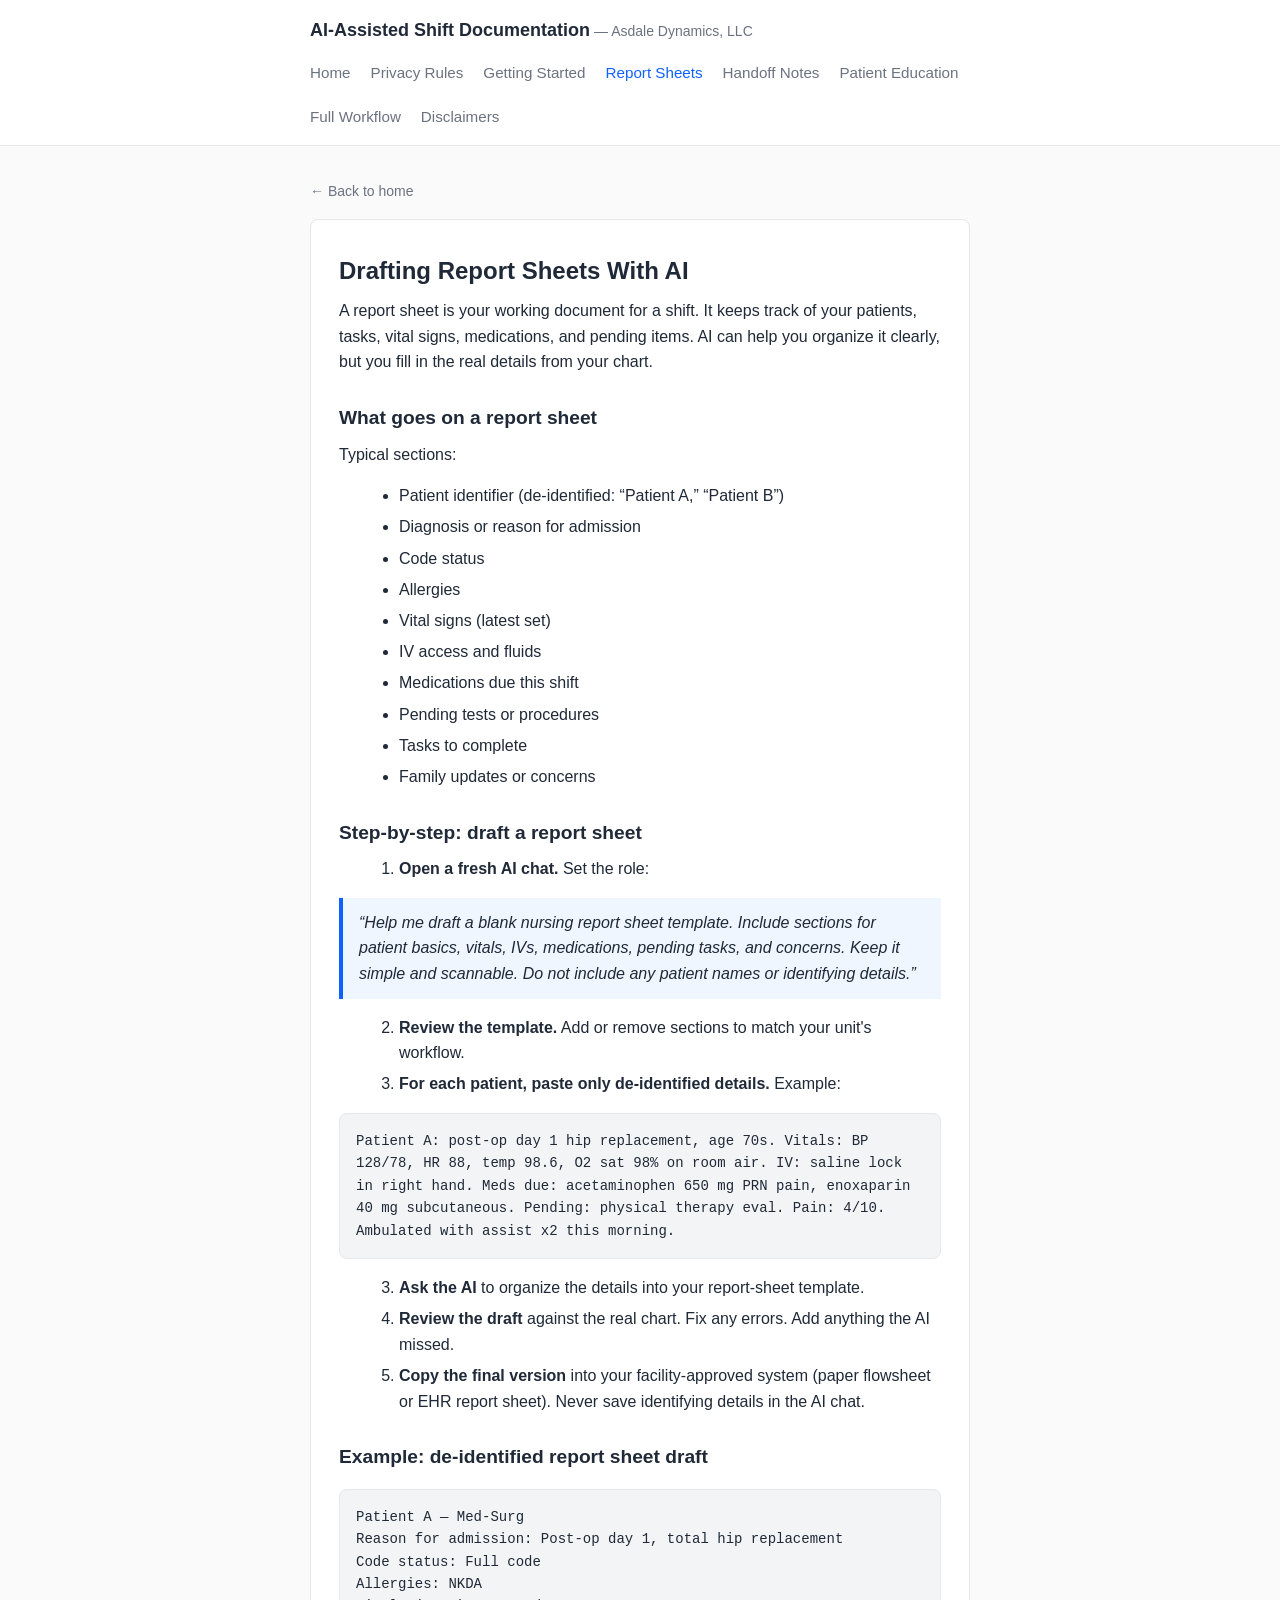
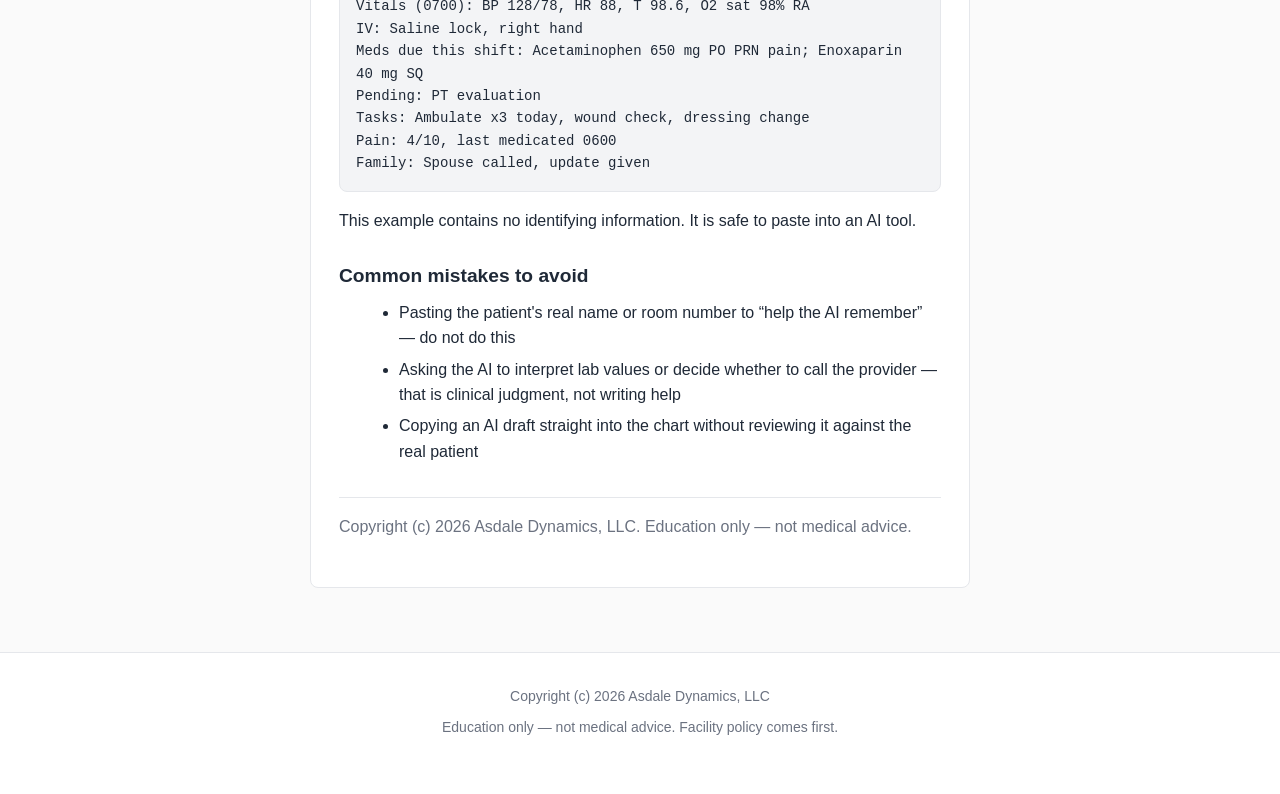
<file: site/report-sheets.html>
<!DOCTYPE html>
<html lang="en">
<head>
<meta charset="utf-8">
<meta name="viewport" content="width=device-width, initial-scale=1">
<title>Report Sheets — AI-Assisted Shift Documentation</title>
<link rel="stylesheet" href="style.css">
</head>
<body>

<header class="site-header">
  <div class="inner">
    <a class="brand" href="index.html">AI-Assisted Shift Documentation<span class="llc">— Asdale Dynamics, LLC</span></a>
    <nav class="nav">
      <a href="index.html">Home</a>
      <a href="privacy.html">Privacy Rules</a>
      <a href="getting-started.html">Getting Started</a>
      <a href="report-sheets.html" class="active">Report Sheets</a>
      <a href="handoff-notes.html">Handoff Notes</a>
      <a href="patient-education.html">Patient Education</a>
      <a href="workflow.html">Full Workflow</a>
      <a href="disclaimers.html">Disclaimers</a>
    </nav>
  </div>
</header>

<div class="container">
  <a class="back" href="index.html">&larr; Back to home</a>

  <article class="article">
    <h1>Drafting Report Sheets With AI</h1>
    <p>A report sheet is your working document for a shift. It keeps track of your patients, tasks, vital signs, medications, and pending items. AI can help you organize it clearly, but you fill in the real details from your chart.</p>

    <h2>What goes on a report sheet</h2>
    <p>Typical sections:</p>
    <ul>
      <li>Patient identifier (de-identified: &ldquo;Patient A,&rdquo; &ldquo;Patient B&rdquo;)</li>
      <li>Diagnosis or reason for admission</li>
      <li>Code status</li>
      <li>Allergies</li>
      <li>Vital signs (latest set)</li>
      <li>IV access and fluids</li>
      <li>Medications due this shift</li>
      <li>Pending tests or procedures</li>
      <li>Tasks to complete</li>
      <li>Family updates or concerns</li>
    </ul>

    <h2>Step-by-step: draft a report sheet</h2>
    <ol>
      <li><b>Open a fresh AI chat.</b> Set the role:</li>
    </ol>
    <div class="quote">&ldquo;Help me draft a blank nursing report sheet template. Include sections for patient basics, vitals, IVs, medications, pending tasks, and concerns. Keep it simple and scannable. Do not include any patient names or identifying details.&rdquo;</div>
    <ol start="2">
      <li><b>Review the template.</b> Add or remove sections to match your unit's workflow.</li>
      <li><b>For each patient, paste only de-identified details.</b> Example:</li>
    </ol>
    <div class="pre">Patient A: post-op day 1 hip replacement, age 70s. Vitals: BP 128/78, HR 88, temp 98.6, O2 sat 98% on room air. IV: saline lock in right hand. Meds due: acetaminophen 650 mg PRN pain, enoxaparin 40 mg subcutaneous. Pending: physical therapy eval. Pain: 4/10. Ambulated with assist x2 this morning.</div>
    <ol start="3">
      <li><b>Ask the AI</b> to organize the details into your report-sheet template.</li>
      <li><b>Review the draft</b> against the real chart. Fix any errors. Add anything the AI missed.</li>
      <li><b>Copy the final version</b> into your facility-approved system (paper flowsheet or EHR report sheet). Never save identifying details in the AI chat.</li>
    </ol>

    <h2>Example: de-identified report sheet draft</h2>
    <div class="pre">Patient A — Med-Surg
Reason for admission: Post-op day 1, total hip replacement
Code status: Full code
Allergies: NKDA
Vitals (0700): BP 128/78, HR 88, T 98.6, O2 sat 98% RA
IV: Saline lock, right hand
Meds due this shift: Acetaminophen 650 mg PO PRN pain; Enoxaparin 40 mg SQ
Pending: PT evaluation
Tasks: Ambulate x3 today, wound check, dressing change
Pain: 4/10, last medicated 0600
Family: Spouse called, update given</div>
    <p>This example contains no identifying information. It is safe to paste into an AI tool.</p>

    <h2>Common mistakes to avoid</h2>
    <ul>
      <li>Pasting the patient's real name or room number to &ldquo;help the AI remember&rdquo; — do not do this</li>
      <li>Asking the AI to interpret lab values or decide whether to call the provider — that is clinical judgment, not writing help</li>
      <li>Copying an AI draft straight into the chart without reviewing it against the real patient</li>
    </ul>

    <p class="small" style="color:var(--muted);border-top:1px solid var(--line);margin-top:2rem;padding-top:1rem">Copyright (c) 2026 Asdale Dynamics, LLC. Education only — not medical advice.</p>
  </article>
</div>

<footer class="site-footer">
  <div class="small">Copyright (c) 2026 Asdale Dynamics, LLC</div>
  <div class="small">Education only — not medical advice. Facility policy comes first.</div>
</footer>

</body>
</html>
</file>
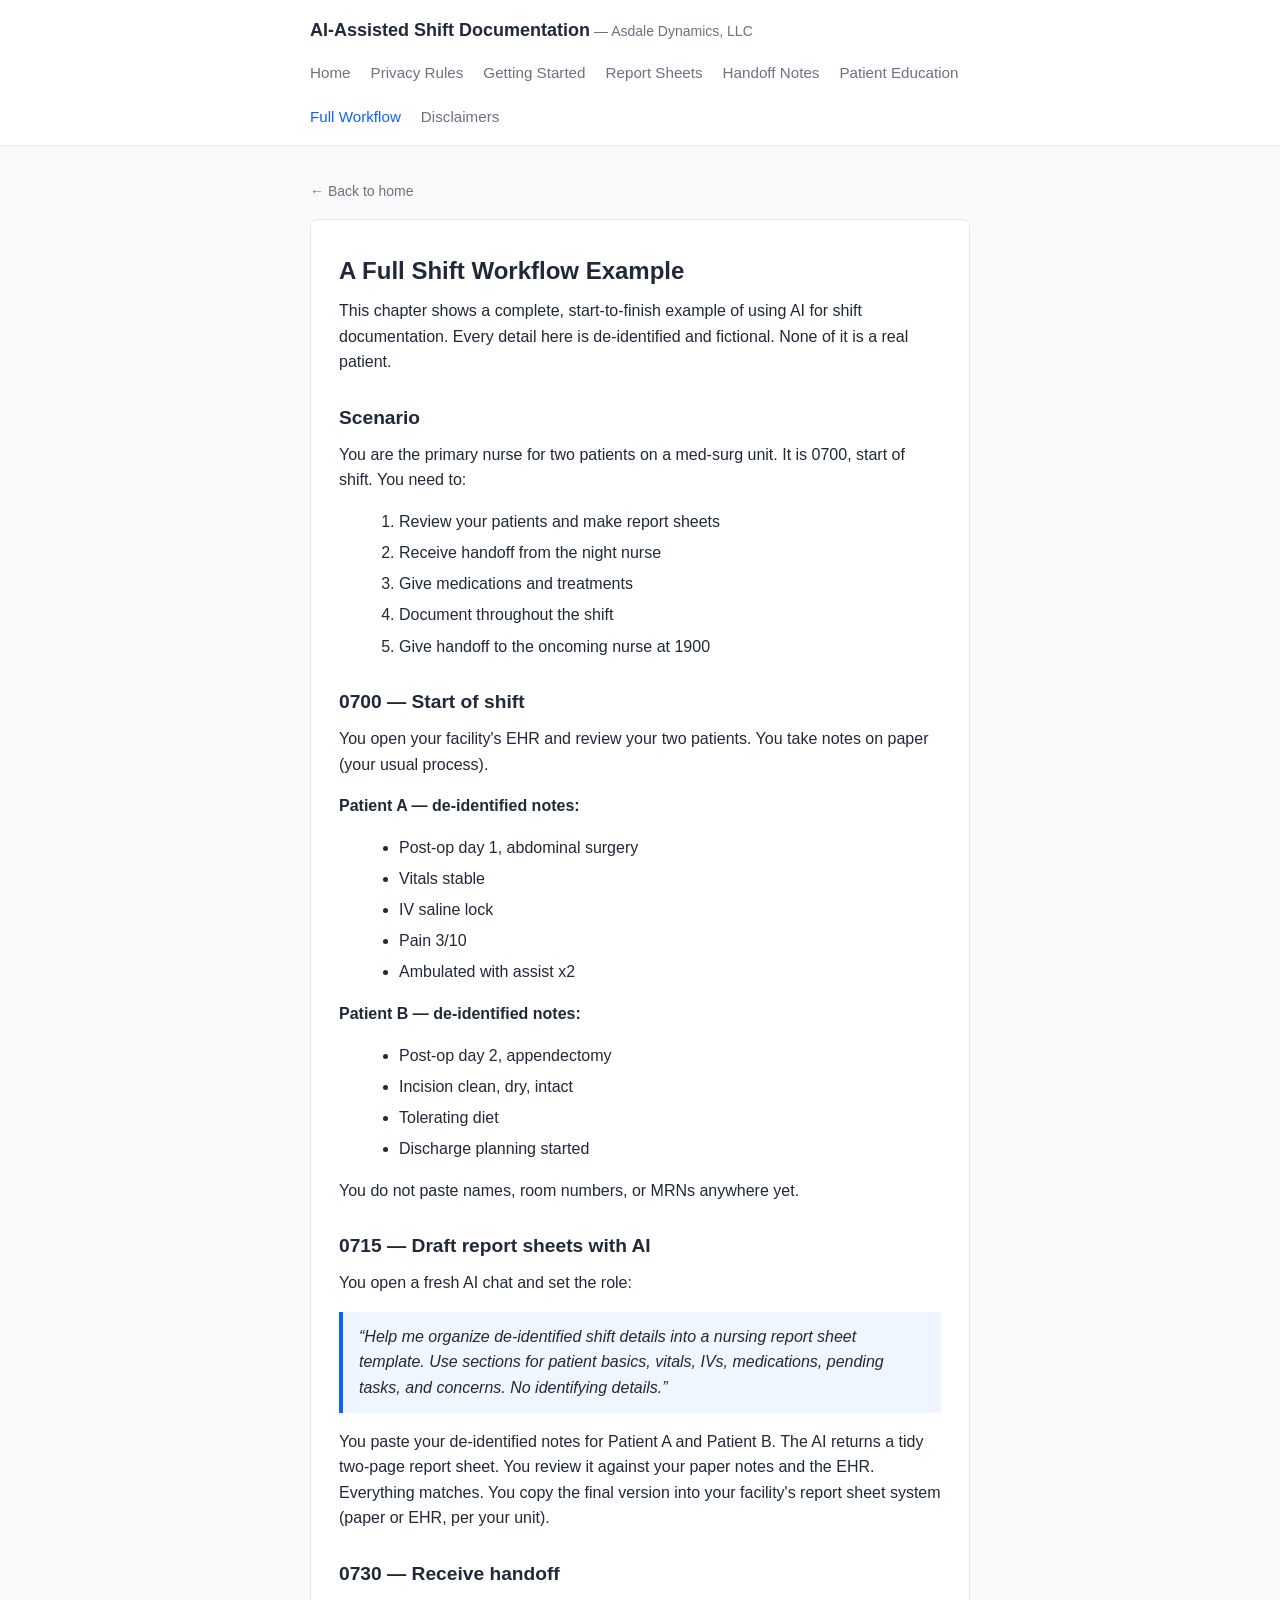
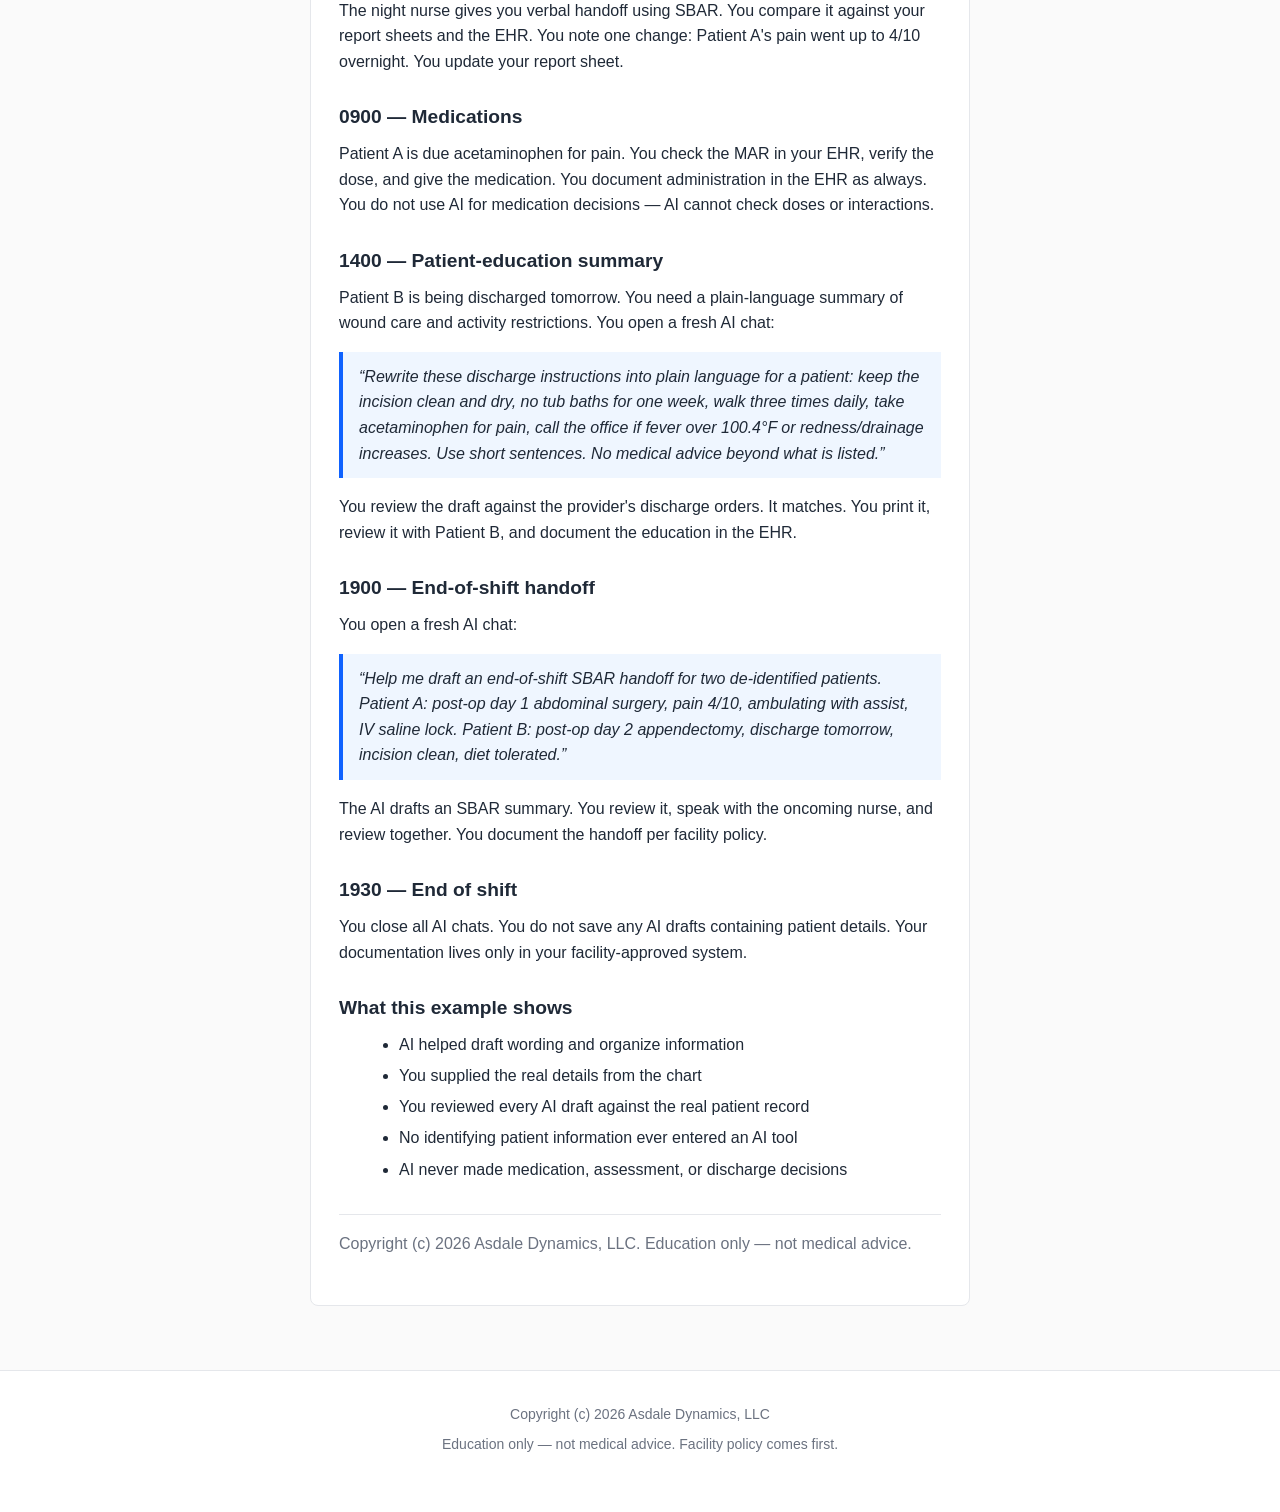
<file: site/workflow.html>
<!DOCTYPE html>
<html lang="en">
<head>
<meta charset="utf-8">
<meta name="viewport" content="width=device-width, initial-scale=1">
<title>Full Shift Workflow — AI-Assisted Shift Documentation</title>
<link rel="stylesheet" href="style.css">
</head>
<body>

<header class="site-header">
  <div class="inner">
    <a class="brand" href="index.html">AI-Assisted Shift Documentation<span class="llc">— Asdale Dynamics, LLC</span></a>
    <nav class="nav">
      <a href="index.html">Home</a>
      <a href="privacy.html">Privacy Rules</a>
      <a href="getting-started.html">Getting Started</a>
      <a href="report-sheets.html">Report Sheets</a>
      <a href="handoff-notes.html">Handoff Notes</a>
      <a href="patient-education.html">Patient Education</a>
      <a href="workflow.html" class="active">Full Workflow</a>
      <a href="disclaimers.html">Disclaimers</a>
    </nav>
  </div>
</header>

<div class="container">
  <a class="back" href="index.html">&larr; Back to home</a>

  <article class="article">
    <h1>A Full Shift Workflow Example</h1>
    <p>This chapter shows a complete, start-to-finish example of using AI for shift documentation. Every detail here is de-identified and fictional. None of it is a real patient.</p>

    <h2>Scenario</h2>
    <p>You are the primary nurse for two patients on a med-surg unit. It is 0700, start of shift. You need to:</p>
    <ol>
      <li>Review your patients and make report sheets</li>
      <li>Receive handoff from the night nurse</li>
      <li>Give medications and treatments</li>
      <li>Document throughout the shift</li>
      <li>Give handoff to the oncoming nurse at 1900</li>
    </ol>

    <h2>0700 — Start of shift</h2>
    <p>You open your facility's EHR and review your two patients. You take notes on paper (your usual process).</p>
    <p><b>Patient A — de-identified notes:</b></p>
    <ul>
      <li>Post-op day 1, abdominal surgery</li>
      <li>Vitals stable</li>
      <li>IV saline lock</li>
      <li>Pain 3/10</li>
      <li>Ambulated with assist x2</li>
    </ul>
    <p><b>Patient B — de-identified notes:</b></p>
    <ul>
      <li>Post-op day 2, appendectomy</li>
      <li>Incision clean, dry, intact</li>
      <li>Tolerating diet</li>
      <li>Discharge planning started</li>
    </ul>
    <p>You do not paste names, room numbers, or MRNs anywhere yet.</p>

    <h2>0715 — Draft report sheets with AI</h2>
    <p>You open a fresh AI chat and set the role:</p>
    <div class="quote">&ldquo;Help me organize de-identified shift details into a nursing report sheet template. Use sections for patient basics, vitals, IVs, medications, pending tasks, and concerns. No identifying details.&rdquo;</div>
    <p>You paste your de-identified notes for Patient A and Patient B. The AI returns a tidy two-page report sheet. You review it against your paper notes and the EHR. Everything matches. You copy the final version into your facility's report sheet system (paper or EHR, per your unit).</p>

    <h2>0730 — Receive handoff</h2>
    <p>The night nurse gives you verbal handoff using SBAR. You compare it against your report sheets and the EHR. You note one change: Patient A's pain went up to 4/10 overnight. You update your report sheet.</p>

    <h2>0900 — Medications</h2>
    <p>Patient A is due acetaminophen for pain. You check the MAR in your EHR, verify the dose, and give the medication. You document administration in the EHR as always. You do not use AI for medication decisions — AI cannot check doses or interactions.</p>

    <h2>1400 — Patient-education summary</h2>
    <p>Patient B is being discharged tomorrow. You need a plain-language summary of wound care and activity restrictions. You open a fresh AI chat:</p>
    <div class="quote">&ldquo;Rewrite these discharge instructions into plain language for a patient: keep the incision clean and dry, no tub baths for one week, walk three times daily, take acetaminophen for pain, call the office if fever over 100.4°F or redness/drainage increases. Use short sentences. No medical advice beyond what is listed.&rdquo;</div>
    <p>You review the draft against the provider's discharge orders. It matches. You print it, review it with Patient B, and document the education in the EHR.</p>

    <h2>1900 — End-of-shift handoff</h2>
    <p>You open a fresh AI chat:</p>
    <div class="quote">&ldquo;Help me draft an end-of-shift SBAR handoff for two de-identified patients. Patient A: post-op day 1 abdominal surgery, pain 4/10, ambulating with assist, IV saline lock. Patient B: post-op day 2 appendectomy, discharge tomorrow, incision clean, diet tolerated.&rdquo;</div>
    <p>The AI drafts an SBAR summary. You review it, speak with the oncoming nurse, and review together. You document the handoff per facility policy.</p>

    <h2>1930 — End of shift</h2>
    <p>You close all AI chats. You do not save any AI drafts containing patient details. Your documentation lives only in your facility-approved system.</p>

    <h2>What this example shows</h2>
    <ul>
      <li>AI helped draft wording and organize information</li>
      <li>You supplied the real details from the chart</li>
      <li>You reviewed every AI draft against the real patient record</li>
      <li>No identifying patient information ever entered an AI tool</li>
      <li>AI never made medication, assessment, or discharge decisions</li>
    </ul>

    <p class="small" style="color:var(--muted);border-top:1px solid var(--line);margin-top:2rem;padding-top:1rem">Copyright (c) 2026 Asdale Dynamics, LLC. Education only — not medical advice.</p>
  </article>
</div>

<footer class="site-footer">
  <div class="small">Copyright (c) 2026 Asdale Dynamics, LLC</div>
  <div class="small">Education only — not medical advice. Facility policy comes first.</div>
</footer>

</body>
</html>
</file>
<file: site/style.css>
/* Asdale Dynamics — AI-Assisted Shift Documentation site */
:root {
  --bg: #fafafa;
  --paper: #ffffff;
  --ink: #1f2937;
  --muted: #6b7280;
  --accent: #0f62fe;
  --accent-hover: #0b4ed3;
  --line: #e5e7eb;
  --chip: #eff6ff;
  --warn: #7f1d1d;
  --warn-bg: #fef2f2;
  --radius: 8px;
  --max-width: 700px;
}

* { box-sizing: border-box; }

html { scroll-behavior: smooth; }

body {
  margin: 0;
  font-family: -apple-system, BlinkMacSystemFont, "Segoe UI", Roboto, Helvetica, Arial, sans-serif;
  background: var(--bg);
  color: var(--ink);
  line-height: 1.6;
}

a { color: var(--accent); text-decoration: none; }
a:hover { text-decoration: underline; }

/* Header */
.site-header {
  background: var(--paper);
  border-bottom: 1px solid var(--line);
  position: sticky;
  top: 0;
  z-index: 100;
}
.site-header .inner {
  max-width: var(--max-width);
  margin: 0 auto;
  padding: 1rem 1.25rem;
  display: flex;
  align-items: center;
  gap: 1rem;
  flex-wrap: wrap;
}
.brand {
  font-weight: 700;
  font-size: 1.125rem;
  color: var(--ink);
  text-decoration: none;
}
.brand .llc {
  font-weight: 400;
  font-size: 0.875rem;
  color: var(--muted);
  margin-left: 0.25rem;
}
.nav {
  margin-left: auto;
  display: flex;
  gap: 1.25rem;
  flex-wrap: wrap;
}
.nav a {
  font-size: 0.95rem;
  color: var(--muted);
}
.nav a:hover, .nav a.active {
  color: var(--accent);
}

/* Hero */
.hero {
  background: var(--paper);
  border-bottom: 1px solid var(--line);
  padding: 3rem 1.25rem;
  text-align: center;
}
.hero h1 {
  font-size: 2rem;
  margin: 0 0 0.75rem;
  line-height: 1.2;
}
.hero p {
  margin: 0 0 1.5rem;
  color: var(--muted);
  font-size: 1.0625rem;
  max-width: 560px;
  margin-left: auto;
  margin-right: auto;
}
.cta {
  display: inline-flex;
  align-items: center;
  gap: 0.5rem;
  background: var(--accent);
  color: #fff;
  padding: 0.625rem 1.25rem;
  border-radius: var(--radius);
  font-weight: 600;
  font-size: 0.975rem;
}
.cta:hover { background: var(--accent-hover); text-decoration: none; }

/* Layout */
.container {
  max-width: var(--max-width);
  margin: 0 auto;
  padding: 2rem 1.25rem 4rem;
}

/* Chapter grid on home */
.chapter-grid {
  display: grid;
  grid-template-columns: repeat(auto-fit, minmax(240px, 1fr));
  gap: 1rem;
}
.chapter-card {
  background: var(--paper);
  border: 1px solid var(--line);
  border-radius: var(--radius);
  padding: 1.25rem;
  display: flex;
  flex-direction: column;
}
.chapter-card h3 {
  margin: 0 0 0.5rem;
  font-size: 1rem;
}
.chapter-card p {
  margin: 0;
  color: var(--muted);
  font-size: 0.9rem;
  flex: 1;
}
.chapter-card a {
  margin-top: 0.75rem;
  font-size: 0.875rem;
  font-weight: 600;
}

/* Article page */
.article {
  background: var(--paper);
  border: 1px solid var(--line);
  border-radius: var(--radius);
  padding: 2rem 1.75rem;
}
.article h1 {
  font-size: 1.5rem;
  margin-top: 0;
  margin-bottom: 0.5rem;
}
.article h2 {
  font-size: 1.2rem;
  margin-top: 1.75rem;
  margin-bottom: 0.5rem;
}
.article h3 {
  font-size: 1.05rem;
  margin-top: 1.5rem;
  margin-bottom: 0.4rem;
}
.article p { margin: 0 0 1rem; }
.article ul, .article ol { margin: 0 0 1rem 1.25rem; }
.article li { margin-bottom: 0.35rem; }
.article table {
  width: 100%;
  border-collapse: collapse;
  margin: 1rem 0;
  font-size: 0.925rem;
}
.article th, .article td {
  border: 1px solid var(--line);
  padding: 0.5rem 0.75rem;
  text-align: left;
}
.article th { background: #f3f4f6; font-weight: 600; }

.pre {
  background: #f3f4f6;
  border: 1px solid var(--line);
  border-radius: var(--radius);
  padding: 1rem;
  margin: 1rem 0;
  font-family: ui-monospace, SFMono-Regular, Menlo, Consolas, monospace;
  font-size: 0.875rem;
  white-space: pre-wrap;
  word-break: break-word;
  overflow-x: auto;
}

.quote {
  border-left: 4px solid var(--accent);
  background: var(--chip);
  padding: 0.75rem 1rem;
  margin: 1rem 0;
  font-style: italic;
}

/* Callout boxes */
.callout {
  border-radius: var(--radius);
  padding: 1rem 1.25rem;
  margin: 1.25rem 0;
}
.callout.warn {
  background: var(--warn-bg);
  border: 1px solid #fecaca;
  color: var(--warn);
}
.callout.warn b { color: var(--warn); }
.callout.info {
  background: var(--chip);
  border: 1px solid #bfdbfe;
  color: #1e3a8a;
}

/* Rules list */
.rules {
  list-style: none;
  padding: 0;
  margin: 1rem 0;
}
.rules li {
  display: flex;
  gap: 0.75rem;
  align-items: flex-start;
  margin-bottom: 0.75rem;
}
.rules li b.num {
  font-size: 1.125rem;
  color: var(--accent);
  min-width: 1.4rem;
}

/* Footer */
.site-footer {
  border-top: 1px solid var(--line);
  background: var(--paper);
  padding: 2rem 1.25rem 3rem;
  text-align: center;
  color: var(--muted);
  font-size: 0.875rem;
}
.site-footer .small { margin-bottom: 0.5rem; }

/* Back link on chapter pages */
.back {
  font-size: 0.875rem;
  color: var(--muted);
  margin-bottom: 1rem;
  display: inline-block;
}
.back:hover { color: var(--accent); text-decoration: underline; }

@media (max-width: 560px) {
  .hero h1 { font-size: 1.5rem; }
  .nav { margin-left: 0; margin-top: 0.75rem; width: 100%; justify-content: center; }
  .container { padding-left: 1rem; padding-right: 1rem; }
  .article { padding: 1.25rem 1rem; }
}
</file>
